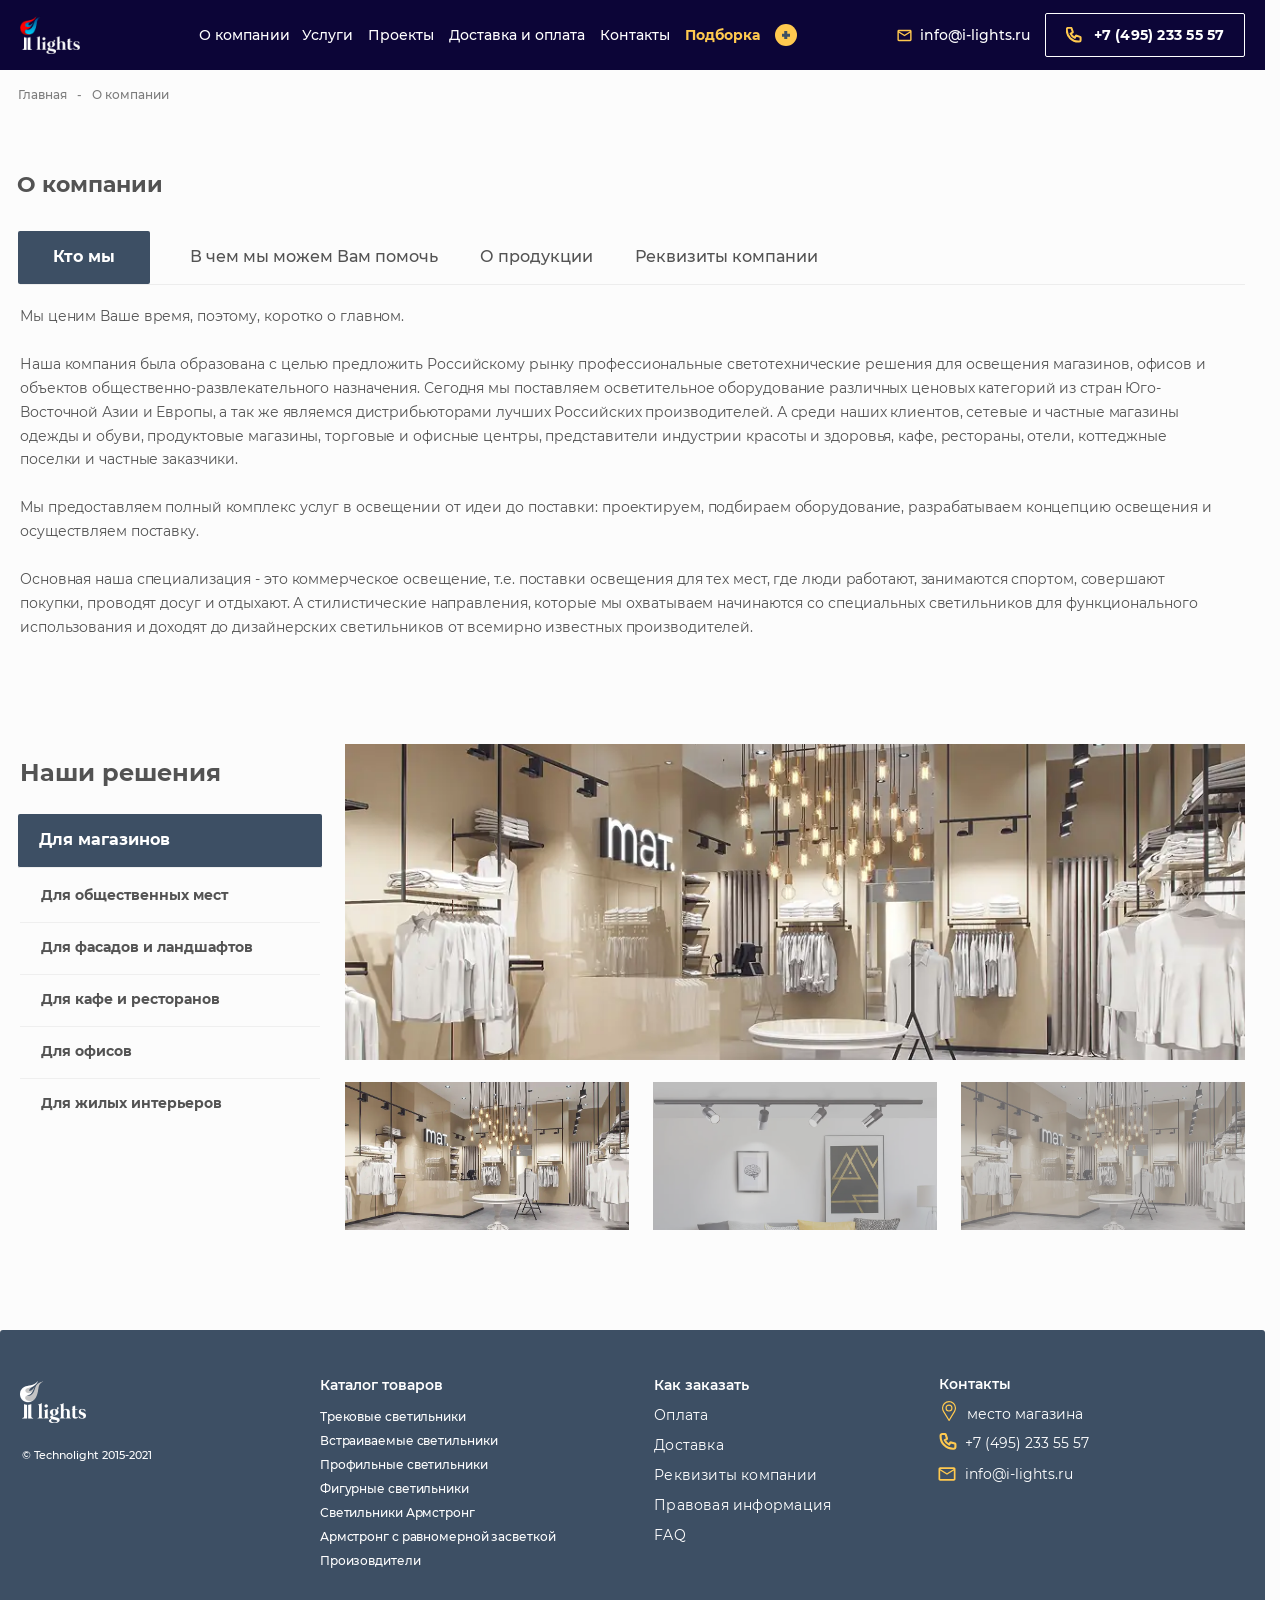
<file: about-company.html>
<!doctype html>
<html lang="ru">
  <head>
    <meta charset="UTF-8" />
    <meta name="viewport" content="width=device-width, initial-scale=1.0" />
    <meta
      name="description"
      content="I-LIGHTS - Ваш надежный партнер в сфере коммерческого освещения с многолетним опытом. Мы предлагаем профессиональные светотехнические решения для магазинов, офисов и развлекательных объектов. От проектирования до поставки, I-LIGHTS обеспечивает качественное освещение из лучших мировых и Российских брендов, улучшая атмосферу рабочих, торговых и предназначенных для отдыха пространств."
    />

    <link href="styles/main.min.css" rel="stylesheet" />
    <script src="scripts/main.js" type="module"></script>

    <title>I-LIGHTS - Эффективные решения | О компании</title>
  </head>
  <body>
    <header class="header header--mb">
      <div class="header__inner container">
        <a class="header__logo" href="index.html">
          <img
            class="logo"
            src="./images/logo.webp"
            alt="Логотип сайта I-LIGHTS - Эффективные решения"
            width="75"
            height="48"
          />
        </a>
        <nav class="header__menu">
          <ul class="header__menu-list">
            <li class="header__menu-item">
              <a
                class="header__menu-link header__menu-link current-link"
                href="about-company.html"
                >О&nbsp;компании</a
              >
            </li>
            <li class="header__menu-item">
              <a class="header__menu-link" href="company-services.html"
                >Услуги</a
              >
            </li>
            <li class="header__menu-item">
              <a class="header__menu-link" href="#">Проекты</a>
            </li>
            <li class="header__menu-item">
              <a class="header__menu-link" href="about-ordering.html"
                >Доставка и оплата</a
              >
            </li>
            <li class="header__menu-item">
              <a class="header__menu-link" href="#">Контакты</a>
            </li>
            <li class="header__menu-item link-icon">
              <a
                class="header__menu-link header__menu-link--big link-icon__inner"
                href="cart.html"
              >
                <span
                  class="link-icon__inner-label link-icon__inner-label--light-yellow"
                >
                  Подборка
                </span>
                <span
                  class="link-icon__inner-icon link-icon__inner-icon--hover-bg cross-button"
                >
                  <span class="cross-icon cross-icon--very-little"></span>
                </span>
              </a>
            </li>
          </ul>
        </nav>
        <address class="header__contacts">
          <ul class="header__contacts-list">
            <li class="header__contacts-item">
              <a class="header__email link-icon" href="mailto:info@i-lights.ru">
                <div class="header__email-inner link-icon__inner">
                  <svg
                    class="link-icon__inner-icon"
                    width="15"
                    height="13"
                    xmlns="http://www.w3.org/2000/svg"
                  >
                    <path
                      fill-rule="evenodd"
                      clip-rule="evenodd"
                      d="M14.58 2.25c0-.78-.63-1.42-1.41-1.42H1.83C1.05.83.42 1.47.42 2.25v8.5c0 .78.63 1.42 1.41 1.42h11.34c.78 0 1.41-.64 1.41-1.42v-8.5Zm-1.41 0L7.5 5.79 1.83 2.25h11.34Zm0 8.5H1.83V3.67L7.5 7.2l5.67-3.54v7.08Z"
                    />
                  </svg>
                  <span class="link-icon__inner-label">info@i-lights.ru</span>
                </div>
              </a>
            </li>
            <li class="header__contacts-item">
              <a
                class="header__tel link-icon button button--dark-blue button--little"
                href="tel:+74952335557"
              >
                <div class="header__tel-inner link-icon__inner">
                  <svg
                    class="link-icon__inner-icon link-icon__inner-icon--stroke"
                    width="16"
                    height="16"
                    xmlns="http://www.w3.org/2000/svg"
                  >
                    <g clip-path="url(#a2)">
                      <path
                        d="M.8 2.33A1.53 1.53 0 0 1 2.33.8h2.52a.77.77 0 0 1 .72.52l1.15 3.45a.77.77 0 0 1-.38.93l-1.73.86a8.47 8.47 0 0 0 4.23 4.23l.86-1.73a.77.77 0 0 1 .93-.38l3.45 1.15a.77.77 0 0 1 .52.72v2.52a1.53 1.53 0 0 1-1.53 1.53h-.77A11.5 11.5 0 0 1 .8 3.1v-.77Z"
                        stroke-width="2"
                        stroke-linecap="round"
                        stroke-linejoin="round"
                      />
                    </g>
                    <defs>
                      <clipPath id="a2"><path d="M0 0h16v16H0z" /></clipPath>
                    </defs>
                  </svg>
                  <span class="link-icon__inner-label">
                    +7 (495) 233 55 57
                  </span>
                </div>
              </a>
            </li>
          </ul>
        </address>
        <button
          class="header__burger-button burger-button reset-button visible-tablet"
          type="button"
          onclick="
            mobileOverlay.showModal();
            document.body.style.overflow = 'hidden';
          "
        >
          <span class="visually-hidden">Открыть навигационное меню</span>
        </button>
      </div>
    </header>
    <main class="content about-company">
      <nav
        class="breadcrumbs about-company__breadcrubms container"
        aria-label="Хлебные крошки"
      >
        <ol class="breadcrumbs-list">
          <li class="breadcrumbs-item">
            <a class="breadcrumbs-link" href="index.html"> Главная </a>
          </li>
          <li class="breadcrumbs-item">
            <a
              class="breadcrumbs-link"
              href="about-company.html"
              aria-current="page"
            >
              О компании
            </a>
          </li>
        </ol>
      </nav>
      <section class="about-company__information">
        <h1 class="about-company__information-heading container">О компании</h1>
        <div class="tabs container hidden-tablet-s-alt" data-js-tabs>
          <h2 class="visually-hidden" id="services-category-heading">
            Категории описания услуг
          </h2>
          <header class="tabs__header">
            <div
              class="tabs__buttons"
              role="tablist"
              aria-labelledby="services-category-heading"
            >
              <button
                class="tabs__button button reset-button is-active"
                id="tab-1"
                data-js-tabs-button
                tabindex="0"
                type="button"
                role="tab"
                aria-controls="tabpanel-1"
                aria-selected="true"
              >
                Кто мы
              </button>
              <button
                class="tabs__button reset-button"
                id="tab-2"
                data-js-tabs-button
                tabindex="-1"
                type="button"
                role="tab"
                aria-controls="tabpanel-2"
                aria-selected="false"
              >
                В чем мы можем Вам помочь
              </button>
              <button
                class="tabs__button reset-button"
                id="tab-3"
                data-js-tabs-button
                tabindex="-1"
                type="button"
                role="tab"
                aria-controls="tabpanel-3"
                aria-selected="false"
              >
                О продукции
              </button>
              <button
                class="tabs__button reset-button"
                id="tab-4"
                data-js-tabs-button
                tabindex="-1"
                type="button"
                role="tab"
                aria-controls="tabpanel-4"
                aria-selected="false"
              >
                Реквизиты компании
              </button>
            </div>
          </header>
          <div class="tabs__body tabs__body--with-padding">
            <div
              class="tabs__content cms-container is-active"
              id="tabpanel-1"
              data-js-tabs-content
              role="tabpanel"
              aria-labelledby="tab-1"
              tabindex="0"
            >
              <p>Мы ценим Ваше время, поэтому, коротко о главном.</p>
              <p>
                Наша компания была образована с целью предложить Российскому
                рынку профессиональные светотехнические решения для освещения
                магазинов, офисов и объектов общественно-развлекательного
                назначения. Сегодня мы поставляем осветительное оборудование
                различных ценовых категорий из стран Юго-Восточной Азии и
                Европы, а так же являемся дистрибьюторами лучших Российских
                производителей. А среди наших клиентов, сетевые и частные
                магазины одежды и обуви, продуктовые магазины, торговые и
                офисные центры, представители индустрии красоты и здоровья,
                кафе, рестораны, отели, коттеджные поселки и частные заказчики.
              </p>
              <p>
                Мы предоставляем полный комплекс услуг в освещении от идеи до
                поставки: проектируем, подбираем оборудование, разрабатываем
                концепцию освещения и осуществляем поставку.
              </p>
              <p>
                Основная наша специализация - это коммерческое освещение, т.е.
                поставки освещения для тех мест, где люди работают, занимаются
                спортом, совершают покупки, проводят досуг и отдыхают. А
                стилистические направления, которые мы охватываем начинаются со
                специальных светильников для функционального использования и
                доходят до дизайнерских светильников от всемирно известных
                производителей.
              </p>
            </div>
            <div
              class="tabs__content cms-container"
              id="tabpanel-2"
              data-js-tabs-content
              role="tabpanel"
              aria-labelledby="tab-2"
              tabindex="0"
            >
              Lorem ipsum, dolor sit amet consectetur adipisicing elit. Quod id
              esse, assumenda dolore aperiam amet fugit suscipit animi veritatis
              dignissimos blanditiis aspernatur consectetur minus iste, atque
              tempora. Dolor, soluta praesentium.
            </div>
            <div
              class="tabs__content cms-container"
              id="tabpanel-3"
              data-js-tabs-content
              role="tabpanel"
              aria-labelledby="tab-3"
              tabindex="0"
            >
              Lorem ipsum, dolor sit amet consectetur adipisicing elit. Quod id
              esse, assumenda dolore aperiam amet fugit suscipit animi veritatis
              dignissimos blanditiis aspernatur consectetur minus iste, atque
              tempora. Dolor, soluta praesentium. Lorem ipsum, dolor sit amet
              consectetur adipisicing elit. Quod id esse, assumenda dolore
              aperiam amet fugit suscipit animi veritatis dignissimos blanditiis
              aspernatur consectetur minus iste, atque tempora. Dolor, soluta
              praesentium.
            </div>
            <div
              class="tabs__content cms-container"
              id="tabpanel-4"
              data-js-tabs-content
              role="tabpanel"
              aria-labelledby="tab-4"
              tabindex="0"
            >
              Lorem ipsum, dolor sit amet consectetur adipisicing elit. Quod id
              esse, assumenda dolore aperiam amet fugit suscipit animi veritatis
              dignissimos blanditiis aspernatur consectetur minus iste, atque
              tempora. Dolor, soluta praesentium. Lorem ipsum, dolor sit amet
              consectetur adipisicing elit. Quod id esse, assumenda dolore
              aperiam amet fugit suscipit animi veritatis dignissimos blanditiis
              aspernatur consectetur minus iste, atque tempora. Dolor, soluta
              praesentium. Lorem ipsum, dolor sit amet consectetur adipisicing
              elit. Quod id esse, assumenda dolore aperiam amet fugit suscipit
              animi veritatis dignissimos blanditiis aspernatur consectetur
              minus iste, atque tempora. Dolor, soluta praesentium.
            </div>
          </div>
        </div>
        <div
          class="about-company__accordion-list container visible-tablet-s-alt"
        >
          <div class="accordion">
            <details class="accordion__details" name="service" open>
              <summary class="accordion__summary">
                <h3 class="accordion__heading">
                  <span role="term" aria-details="faq-1"> Кто мы </span>
                </h3>
                <svg
                  class="accordion__icon"
                  xmlns="http://www.w3.org/2000/svg"
                  width="11"
                  height="7"
                  fill="none"
                >
                  <path
                    fill="#FFC94F"
                    fill-rule="evenodd"
                    d="M5.5 0 11 5.5 9.5 7l-4-4-4 4L0 5.4 5.5 0Z"
                    clip-rule="evenodd"
                  />
                </svg>
              </summary>
            </details>
            <div class="accordion__content" id="faq-1" role="definition">
              <div class="accordion__content-inner">
                <div class="accordion__content-body">
                  <p>Мы ценим Ваше время, поэтому, коротко о главном.</p>
                  <p>
                    Наша компания была образована с целью предложить Российскому
                    рынку профессиональные светотехнические решения для
                    освещения магазинов, офисов и объектов
                    общественно-развлекательного назначения. Сегодня мы
                    поставляем осветительное оборудование различных ценовых
                    категорий из стран Юго-Восточной Азии и Европы, а так же
                    являемся дистрибьюторами лучших Российских производителей. А
                    среди наших клиентов, сетевые и частные магазины одежды и
                    обуви, продуктовые магазины, торговые и офисные центры,
                    представители индустрии красоты и здоровья, кафе, рестораны,
                    отели, коттеджные поселки и частные заказчики.
                  </p>
                  <p>
                    Мы предоставляем полный комплекс услуг в освещении от идеи
                    до поставки: проектируем, подбираем оборудование,
                    разрабатываем концепцию освещения и осуществляем поставку.
                  </p>
                  <p>
                    Основная наша специализация - это коммерческое освещение,
                    т.е. поставки освещения для тех мест, где люди работают,
                    занимаются спортом, совершают покупки, проводят досуг и
                    отдыхают. А стилистические направления, которые мы
                    охватываем начинаются со специальных светильников для
                    функционального использования и доходят до дизайнерских
                    светильников от всемирно известных производителей.
                  </p>
                </div>
              </div>
            </div>
          </div>
          <div class="accordion">
            <details class="accordion__details" name="service" open>
              <summary class="accordion__summary">
                <h3 class="accordion__heading">
                  <span role="term" aria-details="faq-2">
                    В чем мы можем Вам помочь
                  </span>
                </h3>
                <svg
                  class="accordion__icon"
                  xmlns="http://www.w3.org/2000/svg"
                  width="11"
                  height="7"
                  fill="none"
                >
                  <path
                    fill="#FFC94F"
                    fill-rule="evenodd"
                    d="M5.5 0 11 5.5 9.5 7l-4-4-4 4L0 5.4 5.5 0Z"
                    clip-rule="evenodd"
                  />
                </svg>
              </summary>
            </details>
            <div class="accordion__content" id="faq-2" role="definition">
              <div class="accordion__content-inner">
                <div class="accordion__content-body">
                  <p>Мы ценим Ваше время, поэтому, коротко о главном.</p>
                  <p>
                    Наша компания была образована с целью предложить Российскому
                    рынку профессиональные светотехнические решения для
                    освещения магазинов, офисов и объектов
                    общественно-развлекательного назначения. Сегодня мы
                    поставляем осветительное оборудование различных ценовых
                    категорий из стран Юго-Восточной Азии и Европы, а так же
                    являемся дистрибьюторами лучших Российских производителей. А
                    среди наших клиентов, сетевые и частные магазины одежды и
                    обуви, продуктовые магазины, торговые и офисные центры,
                    представители индустрии красоты и здоровья, кафе, рестораны,
                    отели, коттеджные поселки и частные заказчики.
                  </p>
                  <p>
                    Мы предоставляем полный комплекс услуг в освещении от идеи
                    до поставки: проектируем, подбираем оборудование,
                    разрабатываем концепцию освещения и осуществляем поставку.
                  </p>
                  <p>
                    Основная наша специализация - это коммерческое освещение,
                    т.е. поставки освещения для тех мест, где люди работают,
                    занимаются спортом, совершают покупки, проводят досуг и
                    отдыхают. А стилистические направления, которые мы
                    охватываем начинаются со специальных светильников для
                    функционального использования и доходят до дизайнерских
                    светильников от всемирно известных производителей.
                  </p>
                </div>
              </div>
            </div>
          </div>
          <div class="accordion">
            <details class="accordion__details" name="service" open>
              <summary class="accordion__summary">
                <h3 class="accordion__heading">
                  <span role="term" aria-details="faq-3"> О продукции </span>
                </h3>
                <svg
                  class="accordion__icon"
                  xmlns="http://www.w3.org/2000/svg"
                  width="11"
                  height="7"
                  fill="none"
                >
                  <path
                    fill="#FFC94F"
                    fill-rule="evenodd"
                    d="M5.5 0 11 5.5 9.5 7l-4-4-4 4L0 5.4 5.5 0Z"
                    clip-rule="evenodd"
                  />
                </svg>
              </summary>
            </details>
            <div class="accordion__content" id="faq-3" role="definition">
              <div class="accordion__content-inner">
                <div class="accordion__content-body">
                  <p>Мы ценим Ваше время, поэтому, коротко о главном.</p>
                  <p>
                    Наша компания была образована с целью предложить Российскому
                    рынку профессиональные светотехнические решения для
                    освещения магазинов, офисов и объектов
                    общественно-развлекательного назначения. Сегодня мы
                    поставляем осветительное оборудование различных ценовых
                    категорий из стран Юго-Восточной Азии и Европы, а так же
                    являемся дистрибьюторами лучших Российских производителей. А
                    среди наших клиентов, сетевые и частные магазины одежды и
                    обуви, продуктовые магазины, торговые и офисные центры,
                    представители индустрии красоты и здоровья, кафе, рестораны,
                    отели, коттеджные поселки и частные заказчики.
                  </p>
                  <p>
                    Мы предоставляем полный комплекс услуг в освещении от идеи
                    до поставки: проектируем, подбираем оборудование,
                    разрабатываем концепцию освещения и осуществляем поставку.
                  </p>
                  <p>
                    Основная наша специализация - это коммерческое освещение,
                    т.е. поставки освещения для тех мест, где люди работают,
                    занимаются спортом, совершают покупки, проводят досуг и
                    отдыхают. А стилистические направления, которые мы
                    охватываем начинаются со специальных светильников для
                    функционального использования и доходят до дизайнерских
                    светильников от всемирно известных производителей.
                  </p>
                </div>
              </div>
            </div>
          </div>
          <div class="accordion">
            <details class="accordion__details" name="service" open>
              <summary class="accordion__summary">
                <h3 class="accordion__heading">
                  <span role="term" aria-details="faq-4">
                    Реквизиты компании
                  </span>
                </h3>
                <svg
                  class="accordion__icon"
                  xmlns="http://www.w3.org/2000/svg"
                  width="11"
                  height="7"
                  fill="none"
                >
                  <path
                    fill="#FFC94F"
                    fill-rule="evenodd"
                    d="M5.5 0 11 5.5 9.5 7l-4-4-4 4L0 5.4 5.5 0Z"
                    clip-rule="evenodd"
                  />
                </svg>
              </summary>
            </details>
            <div class="accordion__content" id="faq-4" role="definition">
              <div class="accordion__content-inner">
                <div class="accordion__content-body">
                  <p>Мы ценим Ваше время, поэтому, коротко о главном.</p>
                  <p>
                    Наша компания была образована с целью предложить Российскому
                    рынку профессиональные светотехнические решения для
                    освещения магазинов, офисов и объектов
                    общественно-развлекательного назначения. Сегодня мы
                    поставляем осветительное оборудование различных ценовых
                    категорий из стран Юго-Восточной Азии и Европы, а так же
                    являемся дистрибьюторами лучших Российских производителей. А
                    среди наших клиентов, сетевые и частные магазины одежды и
                    обуви, продуктовые магазины, торговые и офисные центры,
                    представители индустрии красоты и здоровья, кафе, рестораны,
                    отели, коттеджные поселки и частные заказчики.
                  </p>
                  <p>
                    Мы предоставляем полный комплекс услуг в освещении от идеи
                    до поставки: проектируем, подбираем оборудование,
                    разрабатываем концепцию освещения и осуществляем поставку.
                  </p>
                  <p>
                    Основная наша специализация - это коммерческое освещение,
                    т.е. поставки освещения для тех мест, где люди работают,
                    занимаются спортом, совершают покупки, проводят досуг и
                    отдыхают. А стилистические направления, которые мы
                    охватываем начинаются со специальных светильников для
                    функционального использования и доходят до дизайнерских
                    светильников от всемирно известных производителей.
                  </p>
                </div>
              </div>
            </div>
          </div>
        </div>
      </section>
      <section
        class="about-company__examples examples tabs tabs--vertical container"
        data-js-tabs
      >
        <h2 class="examples__main-heading" id="company-examples">
          Наши решения
        </h2>
        <header class="examples__header tabs__header hidden-tablet-s-alt">
          <div
            class="tabs__buttons"
            data-js-tabs-buttons-container
            role="tablist"
            aria-orientation="vertical"
            aria-labelledby="company-examples"
          >
            <button
              class="tabs__button button reset-button is-active"
              id="tab-1-1"
              data-js-tabs-button
              type="button"
              role="tab"
              aria-controls="gallery"
              aria-selected="true"
            >
              Для магазинов
            </button>
            <button
              class="tabs__button reset-button"
              id="tab-2-2"
              data-js-tabs-button
              tabindex="-1"
              type="button"
              role="tab"
              aria-controls="gallery"
              aria-selected="false"
            >
              Для общественных мест
            </button>
            <button
              class="tabs__button reset-button"
              id="tab-3-3"
              data-js-tabs-button
              tabindex="-1"
              type="button"
              role="tab"
              aria-controls="gallery"
              aria-selected="false"
            >
              Для фасадов и ландшафтов
            </button>
            <button
              class="tabs__button reset-button"
              id="tab-4-4"
              data-js-tabs-button
              tabindex="-1"
              type="button"
              role="tab"
              aria-controls="gallery"
              aria-selected="false"
            >
              Для кафе и ресторанов
            </button>
            <button
              class="tabs__button reset-button"
              id="tab-5-5"
              data-js-tabs-button
              tabindex="-1"
              type="button"
              role="tab"
              aria-controls="gallery"
              aria-selected="false"
            >
              Для офисов
            </button>
            <button
              class="tabs__button reset-button"
              id="tab-6-6"
              data-js-tabs-button
              tabindex="-1"
              type="button"
              role="tab"
              aria-controls="gallery"
              aria-selected="false"
            >
              Для жилых интерьеров
            </button>
          </div>
        </header>
        <div class="examples__body tabs__body hidden-tablet-s-alt">
          <div
            class="tabs__content is-active"
            data-js-tabs-content
            role="tabpanel"
            aria-labelledby="tab-1-1"
            aria-describedby="examples-gallery"
            tabindex="0"
          >
            <div id="gallery" class="gallery" data-js-tabs-gallery>
              <span
                id="examples-gallery"
                class="visually-hidden"
                data-js-tabs-gallery-heading
              >
                Галерея наших работ
              </span>
              <div class="gallery__image-container">
                <img
                  class="gallery__image"
                  data-js-tabs-gallery-image-main
                  src="images/about-company/gallery-1.webp"
                  alt="Изображение магазина 1 с осветительными приборами от i-lights"
                  aria-live="polite"
                  width="953"
                  height="316"
                />
              </div>
              <div
                class="gallery__thumbnails"
                role="group"
                aria-label="Миниатюры"
              >
                <button
                  class="gallery__button reset-button is-active"
                  aria-pressed="true"
                  data-js-tabs-gallery-image-button
                >
                  <img
                    class="gallery__thumbnail"
                    data-js-tabs-gallery-image
                    src="images/about-company/gallery-1.webp"
                    alt="Миниатюра магазина 1 с осветительными приборами от i-lights"
                    loading="lazy"
                  />
                </button>
                <button
                  class="gallery__button reset-button"
                  aria-pressed="false"
                  data-js-tabs-gallery-image-button
                >
                  <img
                    class="gallery__thumbnail"
                    data-js-tabs-gallery-image
                    src="images/about-company/gallery-2.webp"
                    alt="Миниатюра магазина 2 с осветительными приборами от i-lights"
                    loading="lazy"
                  />
                </button>
                <button
                  class="gallery__button reset-button"
                  data-js-tabs-gallery-image-button
                  aria-pressed="false"
                >
                  <img
                    class="gallery__thumbnail"
                    data-js-tabs-gallery-image
                    src="images/about-company/gallery-1.webp"
                    alt="Миниатюра магазина 3 с осветительными приборами от i-lights"
                    loading="lazy"
                  />
                </button>
              </div>
            </div>
          </div>
        </div>
        <ul class="examples__list visible-tablet-s-alt">
          <li>
            <h3 class="examples__heading">Для общественных мест</h3>
            <div class="gallery" data-js-gallery>
              <div class="gallery__image-container">
                <img
                  class="gallery__image"
                  data-js-gallery-image
                  src="images/about-company/gallery-1.webp"
                  alt="Магазин 1 с осветительными приборами от i-lights"
                  aria-live="polite"
                  width="953"
                  height="316"
                />
              </div>
              <div
                class="gallery__thumbnails"
                role="group"
                aria-label="Миниатюры"
              >
                <button
                  class="gallery__button reset-button is-active"
                  data-js-gallery-button
                  aria-pressed="true"
                  aria-label="Показать фото магазина 1 с осветительными приборами от i-lights"
                  data-js-gallery-image-src="images/about-company/gallery-1.webp"
                  data-js-gallery-image-alt="Магазин 1 с осветительными приборами от i-lights"
                >
                  <img
                    class="gallery__thumbnail"
                    src="images/about-company/gallery-1.webp"
                    alt="Миниатюра магазина 1 с осветительными приборами от i-lights"
                    loading="lazy"
                  />
                </button>
                <button
                  class="gallery__button reset-button"
                  data-js-gallery-button
                  aria-pressed="false"
                  aria-label="Показать фото магазина 2 с осветительными приборами от i-lights"
                  data-js-gallery-image-src="images/about-company/gallery-2.webp"
                  data-js-gallery-image-alt="Магазин 2 с осветительными приборами от i-lights"
                >
                  <img
                    class="gallery__thumbnail"
                    src="images/about-company/gallery-2.webp"
                    alt="Миниатюра магазина 2 с осветительными приборами от i-lights"
                    loading="lazy"
                  />
                </button>
                <button
                  class="gallery__button reset-button"
                  data-js-gallery-button
                  aria-pressed="false"
                  aria-label="Показать фото магазина 3 с осветительными приборами от i-lights"
                  data-js-gallery-image-src="images/about-company/gallery-1.webp"
                  data-js-gallery-image-alt="Магазин 3 с осветительными приборами от i-lights"
                >
                  <img
                    class="gallery__thumbnail"
                    src="images/about-company/gallery-1.webp"
                    alt="Миниатюра магазина 3 с осветительными приборами от i-lights"
                    loading="lazy"
                  />
                </button>
              </div>
            </div>
          </li>
          <li>
            <h3 class="examples__heading">Для фасадов и ландшафтов</h3>
            <div class="gallery" data-js-gallery>
              <div class="gallery__image-container">
                <img
                  class="gallery__image"
                  data-js-gallery-image
                  src="images/about-company/gallery-1.webp"
                  alt="Магазин 1 с осветительными приборами от i-lights"
                  aria-live="polite"
                  width="953"
                  height="316"
                />
              </div>
              <div
                class="gallery__thumbnails"
                role="group"
                aria-label="Миниатюры"
              >
                <button
                  class="gallery__button reset-button is-active"
                  data-js-gallery-button
                  aria-pressed="true"
                  aria-label="Показать фото магазина 1 с осветительными приборами от i-lights"
                  data-js-gallery-image-src="images/about-company/gallery-1.webp"
                  data-js-gallery-image-alt="Магазин 1 с осветительными приборами от i-lights"
                >
                  <img
                    class="gallery__thumbnail"
                    src="images/about-company/gallery-1.webp"
                    alt="Миниатюра магазина 1 с осветительными приборами от i-lights"
                    loading="lazy"
                  />
                </button>
                <button
                  class="gallery__button reset-button"
                  data-js-gallery-button
                  aria-pressed="false"
                  aria-label="Показать фото магазина 2 с осветительными приборами от i-lights"
                  data-js-gallery-image-src="images/about-company/gallery-2.webp"
                  data-js-gallery-image-alt="Магазин 2 с осветительными приборами от i-lights"
                >
                  <img
                    class="gallery__thumbnail"
                    src="images/about-company/gallery-2.webp"
                    alt="Миниатюра магазина 2 с осветительными приборами от i-lights"
                    loading="lazy"
                  />
                </button>
                <button
                  class="gallery__button reset-button"
                  data-js-gallery-button
                  aria-pressed="false"
                  aria-label="Показать фото магазина 3 с осветительными приборами от i-lights"
                  data-js-gallery-image-src="images/about-company/gallery-1.webp"
                  data-js-gallery-image-alt="Магазин 3 с осветительными приборами от i-lights"
                >
                  <img
                    class="gallery__thumbnail"
                    src="images/about-company/gallery-1.webp"
                    alt="Миниатюра магазина 3 с осветительными приборами от i-lights"
                    loading="lazy"
                  />
                </button>
              </div>
            </div>
          </li>
          <li>
            <h3 class="examples__heading">Для кафе и ресторанов</h3>
            <div class="gallery" data-js-gallery>
              <div class="gallery__image-container">
                <img
                  class="gallery__image"
                  data-js-gallery-image
                  src="images/about-company/gallery-1.webp"
                  alt="Магазин 1 с осветительными приборами от i-lights"
                  aria-live="polite"
                  width="953"
                  height="316"
                />
              </div>
              <div
                class="gallery__thumbnails"
                role="group"
                aria-label="Миниатюры"
              >
                <button
                  class="gallery__button reset-button is-active"
                  data-js-gallery-button
                  aria-pressed="true"
                  aria-label="Показать фото магазина 1 с осветительными приборами от i-lights"
                  data-js-gallery-image-src="images/about-company/gallery-1.webp"
                  data-js-gallery-image-alt="Магазин 1 с осветительными приборами от i-lights"
                >
                  <img
                    class="gallery__thumbnail"
                    src="images/about-company/gallery-1.webp"
                    alt="Миниатюра магазина 1 с осветительными приборами от i-lights"
                    loading="lazy"
                  />
                </button>
                <button
                  class="gallery__button reset-button"
                  data-js-gallery-button
                  aria-pressed="false"
                  aria-label="Показать фото магазина 2 с осветительными приборами от i-lights"
                  data-js-gallery-image-src="images/about-company/gallery-2.webp"
                  data-js-gallery-image-alt="Магазин 2 с осветительными приборами от i-lights"
                >
                  <img
                    class="gallery__thumbnail"
                    src="images/about-company/gallery-2.webp"
                    alt="Миниатюра магазина 2 с осветительными приборами от i-lights"
                    loading="lazy"
                  />
                </button>
                <button
                  class="gallery__button reset-button"
                  data-js-gallery-button
                  aria-pressed="false"
                  aria-label="Показать фото магазина 3 с осветительными приборами от i-lights"
                  data-js-gallery-image-src="images/about-company/gallery-1.webp"
                  data-js-gallery-image-alt="Магазин 3 с осветительными приборами от i-lights"
                >
                  <img
                    class="gallery__thumbnail"
                    src="images/about-company/gallery-1.webp"
                    alt="Миниатюра магазина 3 с осветительными приборами от i-lights"
                    loading="lazy"
                  />
                </button>
              </div>
            </div>
          </li>
          <li>
            <h3 class="examples__heading">Для офисов</h3>
            <div class="gallery" data-js-gallery>
              <div class="gallery__image-container">
                <img
                  class="gallery__image"
                  data-js-gallery-image
                  src="images/about-company/gallery-1.webp"
                  alt="Магазин 1 с осветительными приборами от i-lights"
                  aria-live="polite"
                  width="953"
                  height="316"
                />
              </div>
              <div
                class="gallery__thumbnails"
                role="group"
                aria-label="Миниатюры"
              >
                <button
                  class="gallery__button reset-button is-active"
                  data-js-gallery-button
                  aria-pressed="true"
                  aria-label="Показать фото магазина 1 с осветительными приборами от i-lights"
                  data-js-gallery-image-src="images/about-company/gallery-1.webp"
                  data-js-gallery-image-alt="Магазин 1 с осветительными приборами от i-lights"
                >
                  <img
                    class="gallery__thumbnail"
                    src="images/about-company/gallery-1.webp"
                    alt="Миниатюра магазина 1 с осветительными приборами от i-lights"
                    loading="lazy"
                  />
                </button>
                <button
                  class="gallery__button reset-button"
                  data-js-gallery-button
                  aria-pressed="false"
                  aria-label="Показать фото магазина 2 с осветительными приборами от i-lights"
                  data-js-gallery-image-src="images/about-company/gallery-2.webp"
                  data-js-gallery-image-alt="Магазин 2 с осветительными приборами от i-lights"
                >
                  <img
                    class="gallery__thumbnail"
                    src="images/about-company/gallery-2.webp"
                    alt="Миниатюра магазина 2 с осветительными приборами от i-lights"
                    loading="lazy"
                  />
                </button>
                <button
                  class="gallery__button reset-button"
                  data-js-gallery-button
                  aria-pressed="false"
                  aria-label="Показать фото магазина 3 с осветительными приборами от i-lights"
                  data-js-gallery-image-src="images/about-company/gallery-1.webp"
                  data-js-gallery-image-alt="Магазин 3 с осветительными приборами от i-lights"
                >
                  <img
                    class="gallery__thumbnail"
                    src="images/about-company/gallery-1.webp"
                    alt="Миниатюра магазина 3 с осветительными приборами от i-lights"
                    loading="lazy"
                  />
                </button>
              </div>
            </div>
          </li>
          <li>
            <h3 class="examples__heading">Для жилых интерьеров</h3>
            <div class="gallery" data-js-gallery>
              <div class="gallery__image-container">
                <img
                  class="gallery__image"
                  data-js-gallery-image
                  src="images/about-company/gallery-1.webp"
                  alt="Магазин 1 с осветительными приборами от i-lights"
                  aria-live="polite"
                  width="953"
                  height="316"
                />
              </div>
              <div
                class="gallery__thumbnails"
                role="group"
                aria-label="Миниатюры"
              >
                <button
                  class="gallery__button reset-button is-active"
                  data-js-gallery-button
                  aria-pressed="true"
                  aria-label="Показать фото магазина 1 с осветительными приборами от i-lights"
                  data-js-gallery-image-src="images/about-company/gallery-1.webp"
                  data-js-gallery-image-alt="Магазин 1 с осветительными приборами от i-lights"
                >
                  <img
                    class="gallery__thumbnail"
                    src="images/about-company/gallery-1.webp"
                    alt="Миниатюра магазина 1 с осветительными приборами от i-lights"
                    loading="lazy"
                  />
                </button>
                <button
                  class="gallery__button reset-button"
                  data-js-gallery-button
                  aria-pressed="false"
                  aria-label="Показать фото магазина 2 с осветительными приборами от i-lights"
                  data-js-gallery-image-src="images/about-company/gallery-2.webp"
                  data-js-gallery-image-alt="Магазин 2 с осветительными приборами от i-lights"
                >
                  <img
                    class="gallery__thumbnail"
                    src="images/about-company/gallery-2.webp"
                    alt="Миниатюра магазина 2 с осветительными приборами от i-lights"
                    loading="lazy"
                  />
                </button>
                <button
                  class="gallery__button reset-button"
                  data-js-gallery-button
                  aria-pressed="false"
                  aria-label="Показать фото магазина 3 с осветительными приборами от i-lights"
                  data-js-gallery-image-src="images/about-company/gallery-1.webp"
                  data-js-gallery-image-alt="Магазин 3 с осветительными приборами от i-lights"
                >
                  <img
                    class="gallery__thumbnail"
                    src="images/about-company/gallery-1.webp"
                    alt="Миниатюра магазина 3 с осветительными приборами от i-lights"
                    loading="lazy"
                  />
                </button>
              </div>
            </div>
          </li>
        </ul>
      </section>
    </main>
    <footer class="footer">
      <div class="footer__inner container">
        <a class="footer__logo" href="index.html">
          <img
            class="logo footer__logo-image"
            src="./images/logo-white.webp"
            alt="Логотип сайта I-LIGHTS - Эффективные решения"
            width="66"
            height="42"
            loading="lazy"
          />
        </a>
        <p class="footer__copyright">
          ©&nbsp;Technolight
          <time datetime="2015-01-01">2015</time>-<time datetime="2021-12-31"
            >2021</time
          >
        </p>
        <dl class="footer__navigation">
          <div class="footer__navigation-block footer__catalog">
            <dt class="footer__navigation-title footer__catalog-title">
              <a class="footer__navigation-link" href="#"> Каталог товаров </a>
            </dt>
            <dd
              class="footer__navigation-description footer__catalog-description"
            >
              <ul class="footer__navigation-list footer__catalog-list">
                <li class="footer__navigation-item">
                  <a class="footer__navigation-link" href="#">
                    Трековые светильники
                  </a>
                </li>
                <li class="footer__navigation-item">
                  <a class="footer__navigation-link" href="#">
                    Встраиваемые светильники
                  </a>
                </li>
                <li class="footer__navigation-item">
                  <a class="footer__navigation-link" href="#">
                    Профильные светильники
                  </a>
                </li>
                <li class="footer__navigation-item">
                  <a class="footer__navigation-link" href="#">
                    Фигурные светильники
                  </a>
                </li>
                <li class="footer__navigation-item">
                  <a class="footer__navigation-link" href="#">
                    Светильники Армстронг
                  </a>
                </li>
                <li class="footer__navigation-item">
                  <a class="footer__navigation-link" href="#">
                    Армстронг с равномерной засветкой
                  </a>
                </li>
                <li class="footer__navigation-item">
                  <a class="footer__navigation-link" href="#">
                    Произовдители
                  </a>
                </li>
              </ul>
            </dd>
          </div>
          <div class="footer__navigation-block footer__ordering">
            <dt class="footer__navigation-title footer__ordering-title">
              <a class="footer__navigation-link" href="#"> Как заказать </a>
            </dt>
            <dd
              class="footer__navigation-description footer__navigation-description"
            >
              <ul class="footer__navigation-list footer__ordering-list">
                <li class="footer__navigation-item">
                  <a class="footer__navigation-link" href="#"> Оплата </a>
                </li>
                <li class="footer__navigation-item">
                  <a class="footer__navigation-link" href="#"> Доставка </a>
                </li>
                <li class="footer__navigation-item">
                  <a class="footer__navigation-link" href="#">
                    Реквизиты компании
                  </a>
                </li>
                <li class="footer__navigation-item">
                  <a class="footer__navigation-link" href="#">
                    Правовая информация
                  </a>
                </li>
                <li class="footer__navigation-item">
                  <a class="footer__navigation-link" href="#"> FAQ </a>
                </li>
              </ul>
            </dd>
          </div>
          <div class="footer__navigation-block footer__contacts">
            <dt class="footer__navigation-title footer__contacts-title">
              <a class="footer__navigation-link" href="#"> Контакты </a>
            </dt>
            <dd
              class="footer__navigation-description footer__contacts-description"
            >
              <address class="footer__address">
                <ul class="footer__navigation-list footer__contacts-list">
                  <li class="footer__navigation-item">
                    <a
                      class="footer__address-link footer__address-link--place link-icon"
                      href="#"
                    >
                      <div class="link-icon__inner">
                        <svg
                          class="footer__address-icon footer__address-icon--place link-icon__inner-icon link-icon__inner-icon--light-orange"
                          width="20"
                          height="20"
                          xmlns="http://www.w3.org/2000/svg"
                        >
                          <path
                            d="M10 0a7.04 7.04 0 0 0-7.031 7.031c0 1.31.363 2.589 1.05 3.698l5.58 8.994a.586.586 0 0 0 .499.277h.004a.586.586 0 0 0 .498-.285l5.44-9.081a7.023 7.023 0 0 0 .991-3.603A7.04 7.04 0 0 0 10 0Zm5.034 10.032-4.945 8.256-5.075-8.177a5.852 5.852 0 0 1-.881-3.08A5.88 5.88 0 0 1 10 1.164c3.23 0 5.863 2.636 5.863 5.867 0 1.06-.29 2.097-.83 3.001Z"
                            fill="#F3A800"
                          />
                          <path
                            d="M10 3.516A3.52 3.52 0 0 0 6.484 7.03 3.511 3.511 0 0 0 10 10.547a3.509 3.509 0 0 0 3.516-3.516A3.52 3.52 0 0 0 10 3.516Zm0 5.867A2.353 2.353 0 0 1 7.648 7.03 2.36 2.36 0 0 1 10 4.68a2.357 2.357 0 0 1 2.348 2.351A2.349 2.349 0 0 1 10 9.383Z"
                          />
                        </svg>
                        <span class="link-icon__inner-label">
                          Место магазина
                        </span>
                      </div>
                    </a>
                  </li>
                  <li class="footer__navigation-item">
                    <a
                      class="footer__address-link footer__address-link--tel link-icon"
                      href="tel:+74952335557"
                    >
                      <div class="link-icon__inner">
                        <svg
                          class="link-icon__inner-icon footer__address-icon footer__address-icon--tel link-icon__inner-icon--stroke link-icon__inner-icon--light-orange"
                          width="18"
                          height="18"
                          viewBox="0 0 16 17"
                          xmlns="http://www.w3.org/2000/svg"
                        >
                          <path
                            d="M1 3.43975C1 3.03091 1.16389 2.6388 1.45561 2.34971C1.74733 2.0606 2.143 1.89819 2.55556 1.89819H5.10667C5.26984 1.89831 5.42884 1.94929 5.56117 2.04391C5.69349 2.13852 5.79244 2.27199 5.844 2.42541L7.00911 5.88852C7.06814 6.06452 7.06116 6.25571 6.98944 6.42702C6.91773 6.59833 6.78608 6.73827 6.61867 6.82116L4.86322 7.69214C5.72369 9.57942 7.24902 11.091 9.15344 11.9438L10.0323 10.2041C10.116 10.0382 10.2572 9.90773 10.4301 9.83663C10.6029 9.76561 10.7959 9.75869 10.9734 9.81716L14.468 10.9718C14.6229 11.023 14.7577 11.1211 14.8532 11.2524C14.9487 11.3837 15 11.5414 15 11.7033V14.2306C15 14.6395 14.8361 15.0316 14.5444 15.3207C14.2527 15.6098 13.857 15.7722 13.4444 15.7722H12.6667C6.22356 15.7722 1 10.5956 1 4.21053V3.43975Z"
                            stroke="#F3A800"
                            stroke-width="2"
                            stroke-linecap="round"
                            stroke-linejoin="round"
                          />
                        </svg>
                        <span class="link-icon__inner-label">
                          +7 (495) 233 55 57
                        </span>
                      </div>
                    </a>
                  </li>
                  <li class="footer__navigation-item">
                    <a
                      class="footer__address-link footer__address-link--mail link-icon"
                      href="mailto:info@i-lights.ru"
                    >
                      <div class="link-icon__inner">
                        <svg
                          class="link-icon__inner-icon footer__address-icon footer__address-icon--mail"
                          viewBox="0 0 15 13"
                          width="18"
                          height="16"
                          xmlns="http://www.w3.org/2000/svg"
                        >
                          <path
                            fill-rule="evenodd"
                            clip-rule="evenodd"
                            d="M14.58 2.25c0-.78-.63-1.42-1.41-1.42H1.83C1.05.83.42 1.47.42 2.25v8.5c0 .78.63 1.42 1.41 1.42h11.34c.78 0 1.41-.64 1.41-1.42v-8.5Zm-1.41 0L7.5 5.79 1.83 2.25h11.34Zm0 8.5H1.83V3.67L7.5 7.2l5.67-3.54v7.08Z"
                          />
                        </svg>
                        <span class="link-icon__inner-label">
                          info@i-lights.ru
                        </span>
                      </div>
                    </a>
                  </li>
                </ul>
              </address>
            </dd>
          </div>
        </dl>
      </div>
    </footer>
    <dialog class="mobile-overlay visible-tablet" id="mobileOverlay">
      <form class="mobile-overlay__close-button-wrapper" method="dialog">
        <button
          class="mobile-overlay__close-button cross-button cross-button--rotated reset-button"
          type="submit"
          onclick="document.body.style.overflow = 'auto'"
        >
          <span class="cross-icon cross-icon--big"></span>
          <span class="visually-hidden"> Закрыть навигационное меню </span>
        </button>
      </form>
      <div class="mobile-overlay__body">
        <ul class="mobile-overlay__list">
          <li class="mobile-overlay__item">
            <a class="mobile-overlay__link current-link" href="#">
              О&nbsp;компании
            </a>
          </li>
          <li class="mobile-overlay__item">
            <a class="mobile-overlay__link" href="#">Услуги</a>
          </li>
          <li class="mobile-overlay__item">
            <a class="mobile-overlay__link" href="#">Проекты</a>
          </li>
          <li class="mobile-overlay__item">
            <a class="mobile-overlay__link" href="#">Доставка и оплата</a>
          </li>
          <li class="mobile-overlay__item">
            <a class="mobile-overlay__link" href="#">Контакты</a>
          </li>
          <li
            class="mobile-overlay__item mobile-overlay__item--relative-left link-icon"
          >
            <a
              class="mobile-overlay__link link-icon__inner mobile-overlay__link--big"
              href="#"
            >
              <span
                class="link-icon__inner-label link-icon__inner-label--light-yellow"
              >
                Подборка
              </span>
              <span
                class="mobile-overlay__link-icon link-icon__inner-icon link-icon__inner-icon--hover-bg cross-button"
              >
                <span class="cross-icon cross-icon--very-little"></span>
              </span>
            </a>
          </li>
        </ul>
        <address class="mobile-overlay__contacts visible-mobile">
          <ul class="mobile-overlay__contacts-list">
            <li class="mobile-overlay__contacts-item">
              <a
                class="mobile-overlay__email link-icon"
                href="mailto:info@i-lights.ru"
              >
                <div class="mobile-overlay__email-inner link-icon__inner">
                  <svg
                    class="link-icon__inner-icon"
                    width="15"
                    height="13"
                    xmlns="http://www.w3.org/2000/svg"
                  >
                    <path
                      fill-rule="evenodd"
                      clip-rule="evenodd"
                      d="M14.58 2.25c0-.78-.63-1.42-1.41-1.42H1.83C1.05.83.42 1.47.42 2.25v8.5c0 .78.63 1.42 1.41 1.42h11.34c.78 0 1.41-.64 1.41-1.42v-8.5Zm-1.41 0L7.5 5.79 1.83 2.25h11.34Zm0 8.5H1.83V3.67L7.5 7.2l5.67-3.54v7.08Z"
                    />
                  </svg>
                  <span class="link-icon__inner-label">info@i-lights.ru</span>
                </div>
              </a>
            </li>
            <li class="mobile-overlay__contacts-item">
              <a
                class="mobile-overlay__tel link-icon button button--little button--little-pd button--dark-blue"
                href="tel:+74952335557"
              >
                <div class="mobile-overlay__tel-inner link-icon__inner">
                  <svg
                    class="link-icon__inner-icon link-icon__inner-icon--stroke"
                    width="16"
                    height="16"
                    xmlns="http://www.w3.org/2000/svg"
                  >
                    <g clip-path="url(#a)">
                      <path
                        d="M.8 2.33A1.53 1.53 0 0 1 2.33.8h2.52a.77.77 0 0 1 .72.52l1.15 3.45a.77.77 0 0 1-.38.93l-1.73.86a8.47 8.47 0 0 0 4.23 4.23l.86-1.73a.77.77 0 0 1 .93-.38l3.45 1.15a.77.77 0 0 1 .52.72v2.52a1.53 1.53 0 0 1-1.53 1.53h-.77A11.5 11.5 0 0 1 .8 3.1v-.77Z"
                        stroke-width="2"
                        stroke-linecap="round"
                        stroke-linejoin="round"
                      />
                    </g>
                    <defs>
                      <clipPath id="a"><path d="M0 0h16v16H0z" /></clipPath>
                    </defs>
                  </svg>
                  <span class="link-icon__inner-label">
                    +7 (495) 233 55 57
                  </span>
                </div>
              </a>
            </li>
          </ul>
        </address>
      </div>
    </dialog>
  </body>
</html>
</file>
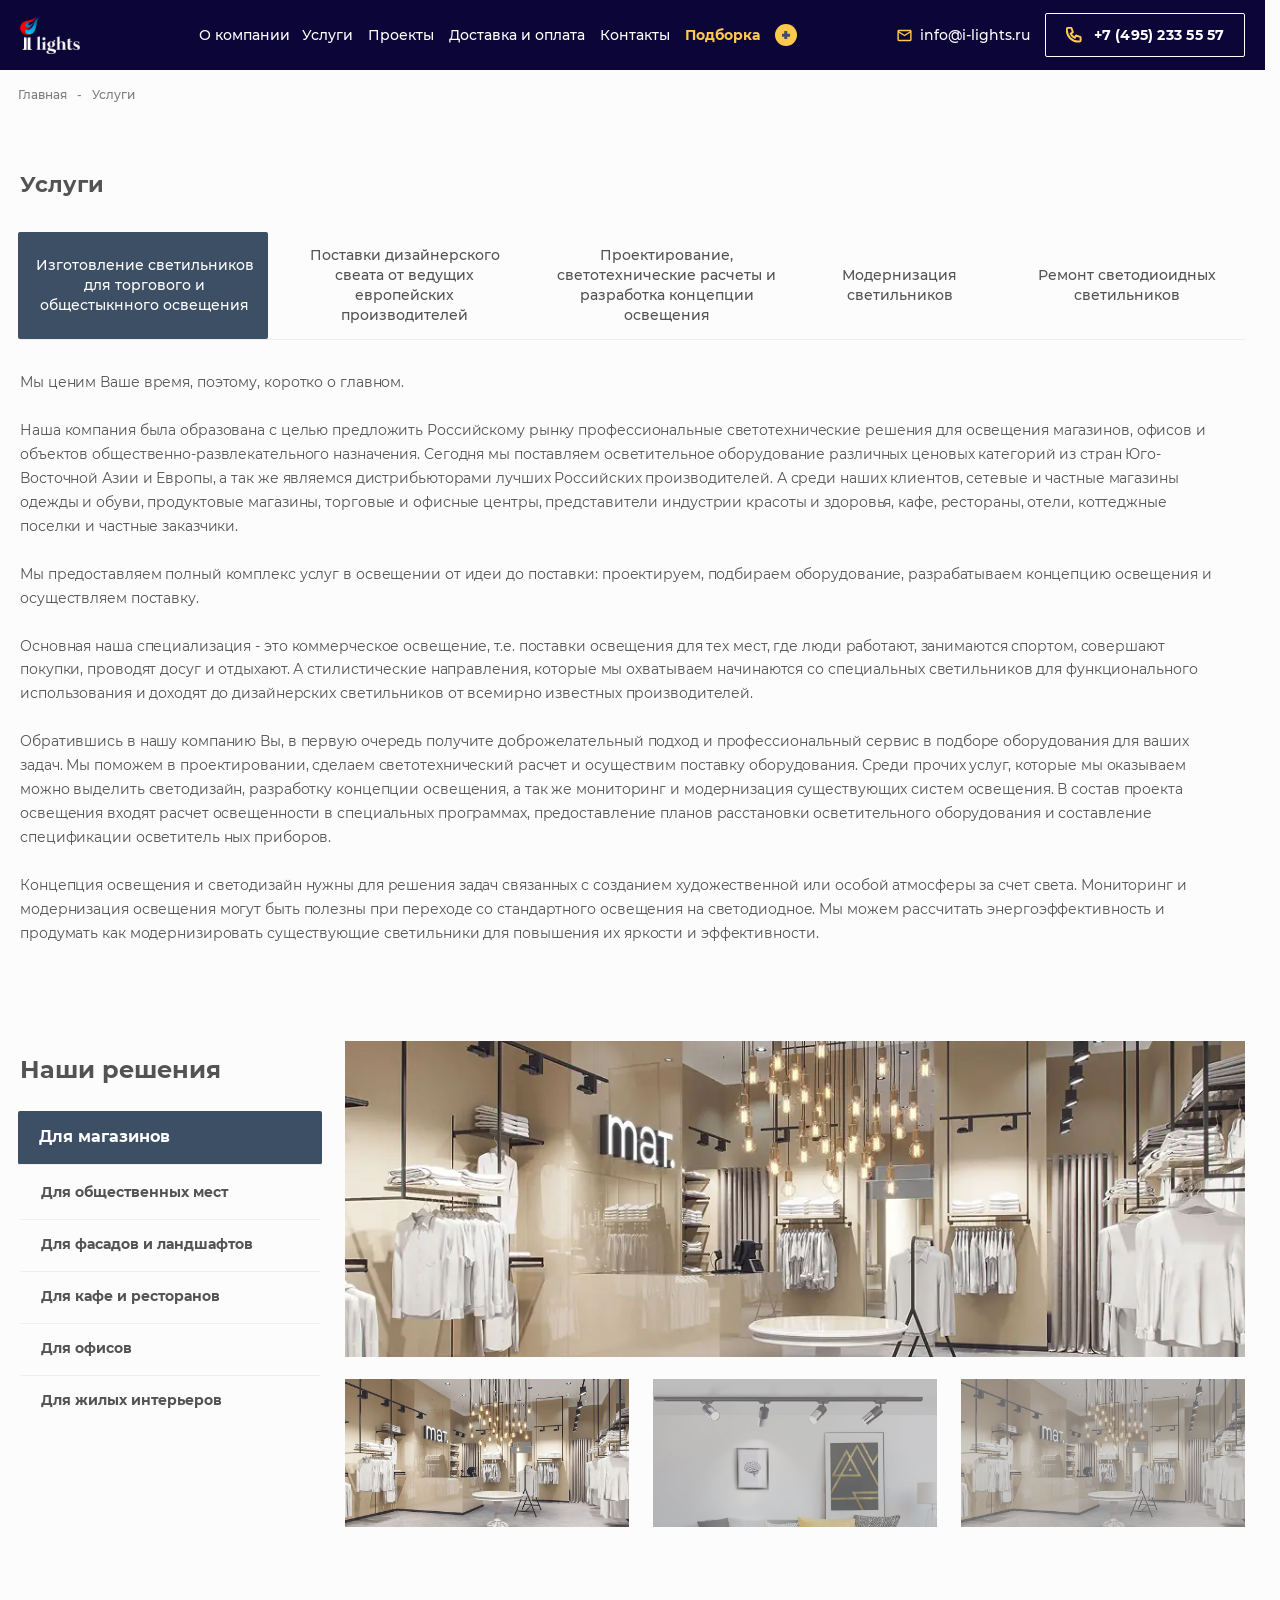
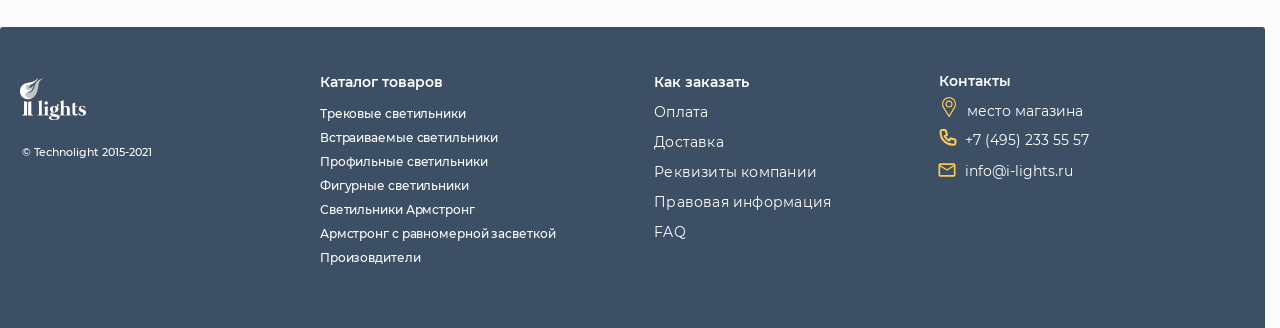
<file: company-services.html>
<!doctype html>
<html lang="ru">
  <head>
    <meta charset="UTF-8" />
    <meta name="viewport" content="width=device-width, initial-scale=1.0" />
    <meta
      name="description"
      content="I-LIGHTS - Ваш надежный партнер в сфере коммерческого освещения с многолетним опытом. Мы предлагаем профессиональные светотехнические решения для магазинов, офисов и развлекательных объектов. От проектирования до поставки, I-LIGHTS обеспечивает качественное освещение из лучших мировых и Российских брендов, улучшая атмосферу рабочих, торговых и предназначенных для отдыха пространств."
    />

    <link
      rel="stylesheet"
      href="https://cdn.jsdelivr.net/npm/swiper@11/swiper-bundle.min.css"
    />
    <script src="https://cdn.jsdelivr.net/npm/swiper@11/swiper-bundle.min.js"></script>

    <link href="styles/main.min.css" rel="stylesheet" />
    <script src="scripts/main.js" type="module"></script>

    <title>I-LIGHTS - Эффективные решения</title>
  </head>
  <body>
    <header class="header header--mb">
      <div class="header__inner container">
        <a class="header__logo" href="#">
          <img
            class="logo"
            src="./images/logo.webp"
            alt="Логотип сайта I-LIGHTS - Эффективные решения"
            width="75"
            height="48"
          />
        </a>
        <nav class="header__menu">
          <ul class="header__menu-list">
            <li class="header__menu-item">
              <a
                class="header__menu-link header__menu-link current-link"
                href="/about-company.html"
                >О&nbsp;компании</a
              >
            </li>
            <li class="header__menu-item">
              <a class="header__menu-link" href="company-services.html"
                >Услуги</a
              >
            </li>
            <li class="header__menu-item">
              <a class="header__menu-link" href="#">Проекты</a>
            </li>
            <li class="header__menu-item">
              <a class="header__menu-link" href="#">Доставка и оплата</a>
            </li>
            <li class="header__menu-item">
              <a class="header__menu-link" href="#">Контакты</a>
            </li>
            <li class="header__menu-item link-icon">
              <a
                class="header__menu-link header__menu-link--big link-icon__inner"
                href="cart.html"
              >
                <span
                  class="link-icon__inner-label link-icon__inner-label--light-yellow"
                >
                  Подборка
                </span>
                <span
                  class="link-icon__inner-icon link-icon__inner-icon--hover-bg cross-button"
                >
                  <span class="cross-icon cross-icon--very-little"></span>
                </span>
              </a>
            </li>
          </ul>
        </nav>
        <address class="header__contacts">
          <ul class="header__contacts-list">
            <li class="header__contacts-item">
              <a class="header__email link-icon" href="mailto:info@i-lights.ru">
                <div class="header__email-inner link-icon__inner">
                  <svg
                    class="link-icon__inner-icon"
                    width="15"
                    height="13"
                    xmlns="http://www.w3.org/2000/svg"
                  >
                    <path
                      fill-rule="evenodd"
                      clip-rule="evenodd"
                      d="M14.58 2.25c0-.78-.63-1.42-1.41-1.42H1.83C1.05.83.42 1.47.42 2.25v8.5c0 .78.63 1.42 1.41 1.42h11.34c.78 0 1.41-.64 1.41-1.42v-8.5Zm-1.41 0L7.5 5.79 1.83 2.25h11.34Zm0 8.5H1.83V3.67L7.5 7.2l5.67-3.54v7.08Z"
                    />
                  </svg>
                  <span class="link-icon__inner-label">info@i-lights.ru</span>
                </div>
              </a>
            </li>
            <li class="header__contacts-item">
              <a
                class="header__tel link-icon button button--dark-blue button--little"
                href="tel:+74952335557"
              >
                <div class="header__tel-inner link-icon__inner">
                  <svg
                    class="link-icon__inner-icon link-icon__inner-icon--stroke"
                    width="16"
                    height="16"
                    xmlns="http://www.w3.org/2000/svg"
                  >
                    <g clip-path="url(#a)">
                      <path
                        d="M.8 2.33A1.53 1.53 0 0 1 2.33.8h2.52a.77.77 0 0 1 .72.52l1.15 3.45a.77.77 0 0 1-.38.93l-1.73.86a8.47 8.47 0 0 0 4.23 4.23l.86-1.73a.77.77 0 0 1 .93-.38l3.45 1.15a.77.77 0 0 1 .52.72v2.52a1.53 1.53 0 0 1-1.53 1.53h-.77A11.5 11.5 0 0 1 .8 3.1v-.77Z"
                        stroke-width="2"
                        stroke-linecap="round"
                        stroke-linejoin="round"
                      />
                    </g>
                    <defs>
                      <clipPath id="a"><path d="M0 0h16v16H0z" /></clipPath>
                    </defs>
                  </svg>
                  <span class="link-icon__inner-label">
                    +7 (495) 233 55 57
                  </span>
                </div>
              </a>
            </li>
          </ul>
        </address>
        <button
          class="header__burger-button burger-button reset-button visible-tablet"
          type="button"
          onclick="
            mobileOverlay.showModal();
            document.body.style.overflow = 'hidden';
          "
        >
          <span class="visually-hidden">Открыть навигационное меню</span>
        </button>
      </div>
    </header>
    <main class="company-services content">
      <nav
        aria-label="Хлебные крошки"
        class="breadcrumbs company-services__breadcrumbs container"
      >
        <ol class="breadcrumbs-list">
          <li class="breadcrumbs-item">
            <a class="breadcrumbs-link" href="index.html"> Главная </a>
          </li>
          <li class="breadcrumbs-item">
            <a
              class="breadcrumbs-link"
              href="about-company.html"
              aria-current="page"
            >
              Услуги
            </a>
          </li>
        </ol>
      </nav>
      <section class="company-services__inforamation container">
        <h1 class="company-services__inforamation-heading">Услуги</h1>
        <div
          class="tabs tabs--multiline-buttons hidden-tablet-s-alt"
          data-js-tabs
        >
          <h2 class="visually-hidden" id="company-category-heading">
            Категории описания компании
          </h2>
          <header class="tabs__header">
            <div
              class="tabs__buttons"
              role="tablist"
              aria-labelledby="company-category-heading"
            >
              <button
                class="tabs__button button reset-button is-active"
                id="tab-1"
                data-js-tabs-button
                tabindex="0"
                type="button"
                role="tab"
                aria-controls="tabpanel-1"
                aria-selected="true"
              >
                Изготовление светильников для торгового и общестыкнного
                освещения
              </button>
              <button
                class="tabs__button reset-button"
                id="tab-2"
                data-js-tabs-button
                tabindex="-1"
                type="button"
                role="tab"
                aria-controls="tabpanel-2"
                aria-selected="false"
              >
                Поставки дизайнерского свеата от ведущих европейских
                производителей
              </button>
              <button
                class="tabs__button reset-button"
                id="tab-3"
                data-js-tabs-button
                tabindex="-1"
                type="button"
                role="tab"
                aria-controls="tabpanel-3"
                aria-selected="false"
              >
                Проектирование, светотехнические расчеты и разработка концепции
                освещения
              </button>
              <button
                class="tabs__button reset-button"
                id="tab-4"
                data-js-tabs-button
                tabindex="-1"
                type="button"
                role="tab"
                aria-controls="tabpanel-4"
                aria-selected="false"
              >
                Модернизация светильников
              </button>
              <button
                class="tabs__button reset-button"
                id="tab-5"
                data-js-tabs-button
                tabindex="-1"
                type="button"
                role="tab"
                aria-controls="tabpanel-5"
                aria-selected="false"
              >
                Ремонт светодиоидных светильников
              </button>
            </div>
          </header>
          <div class="tabs__body tabs__body--with-padding">
            <div
              class="tabs__content cms-container is-active"
              id="tabpanel-1"
              data-js-tabs-content
              role="tabpanel"
              aria-labelledby="tab-1"
              tabindex="0"
            >
              <p>Мы ценим Ваше время, поэтому, коротко о главном.</p>
              <p>
                Наша компания была образована с целью предложить Российскому
                рынку профессиональные светотехнические решения для освещения
                магазинов, офисов и объектов общественно-развлекательного
                назначения. Сегодня мы поставляем осветительное оборудование
                различных ценовых категорий из стран Юго-Восточной Азии и
                Европы, а так же являемся дистрибьюторами лучших Российских
                производителей. А среди наших клиентов, сетевые и частные
                магазины одежды и обуви, продуктовые магазины, торговые и
                офисные центры, представители индустрии красоты и здоровья,
                кафе, рестораны, отели, коттеджные поселки и частные заказчики.
              </p>
              <p>
                Мы предоставляем полный комплекс услуг в освещении от идеи до
                поставки: проектируем, подбираем оборудование, разрабатываем
                концепцию освещения и осуществляем поставку.
              </p>
              <p>
                Основная наша специализация - это коммерческое освещение, т.е.
                поставки освещения для тех мест, где люди работают, занимаются
                спортом, совершают покупки, проводят досуг и отдыхают. А
                стилистические направления, которые мы охватываем начинаются со
                специальных светильников для функционального использования и
                доходят до дизайнерских светильников от всемирно известных
                производителей.
              </p>
              <p>
                Обратившись в нашу компанию Вы, в первую очередь получите
                доброжелательный подход и профессиональный сервис в подборе
                оборудования для ваших задач. Мы поможем в проектировании,
                сделаем светотехнический расчет и осуществим поставку
                оборудования. Среди прочих услуг, которые мы оказываем можно
                выделить светодизайн, разработку концепции освещения, а так же
                мониторинг и модернизация существующих систем освещения. В
                состав проекта освещения входят расчет освещенности в
                специальных программах, предоставление планов расстановки
                осветительного оборудования и составление спецификации
                осветитель ных приборов.
              </p>
              <p>
                Концепция освещения и светодизайн нужны для решения задач
                связанных с созданием художественной или особой атмосферы за
                счет света. Мониторинг и модернизация освещения могут быть
                полезны при переходе со стандартного освещения на светодиодное.
                Мы можем рассчитать энергоэффективность и продумать как
                модернизировать существующие светильники для повышения их
                яркости и эффективности.
              </p>
            </div>
            <div
              class="tabs__content cms-container"
              id="tabpanel-2"
              data-js-tabs-content
              role="tabpanel"
              aria-labelledby="tab-2"
              tabindex="0"
            >
              Lorem ipsum, dolor sit amet consectetur adipisicing elit. Quod id
              esse, assumenda dolore aperiam amet fugit suscipit animi veritatis
              dignissimos blanditiis aspernatur consectetur minus iste, atque
              tempora. Dolor, soluta praesentium.
            </div>
            <div
              class="tabs__content cms-container"
              id="tabpanel-3"
              data-js-tabs-content
              role="tabpanel"
              aria-labelledby="tab-3"
              tabindex="0"
            >
              Lorem ipsum, dolor sit amet consectetur adipisicing elit. Quod id
              esse, assumenda dolore aperiam amet fugit suscipit animi veritatis
              dignissimos blanditiis aspernatur consectetur minus iste, atque
              tempora. Dolor, soluta praesentium. Lorem ipsum, dolor sit amet
              consectetur adipisicing elit. Quod id esse, assumenda dolore
              aperiam amet fugit suscipit animi veritatis dignissimos blanditiis
              aspernatur consectetur minus iste, atque tempora. Dolor, soluta
              praesentium.
            </div>
            <div
              class="tabs__content cms-container"
              id="tabpanel-4"
              data-js-tabs-content
              role="tabpanel"
              aria-labelledby="tab-4"
              tabindex="0"
            >
              Lorem ipsum, dolor sit amet consectetur adipisicing elit. Quod id
              esse, assumenda dolore aperiam amet fugit suscipit animi veritatis
              dignissimos blanditiis aspernatur consectetur minus iste, atque
              tempora. Dolor, soluta praesentium. Lorem ipsum, dolor sit amet
              consectetur adipisicing elit. Quod id esse, assumenda dolore
              aperiam amet fugit suscipit animi veritatis dignissimos blanditiis
              aspernatur consectetur minus iste, atque tempora. Dolor, soluta
              praesentium. Lorem ipsum, dolor sit amet consectetur adipisicing
              elit. Quod id esse, assumenda dolore aperiam amet fugit suscipit
              animi veritatis dignissimos blanditiis aspernatur consectetur
              minus iste, atque tempora. Dolor, soluta praesentium.
            </div>
            <div
              class="tabs__content cms-container"
              id="tabpanel-5"
              data-js-tabs-content
              role="tabpanel"
              aria-labelledby="tab-5"
              tabindex="0"
            >
              !!!d Lorem ipsum, dolor sit amet consectetur adipisicing elit.
              Quod id esse, assumenda dolore aperiam amet fugit suscipit animi
              veritatis dignissimos blanditiis aspernatur consectetur minus
              iste, atque tempora. Dolor, soluta praesentium. Lorem ipsum, dolor
              sit amet consectetur adipisicing elit. Quod id esse, assumenda
              dolore aperiam amet fugit suscipit animi veritatis dignissimos
              blanditiis aspernatur consectetur minus iste, atque tempora.
              Dolor, soluta praesentium. Lorem ipsum, dolor sit amet consectetur
              adipisicing elit. Quod id esse, assumenda dolore aperiam amet
              fugit suscipit animi veritatis dignissimos blanditiis aspernatur
              consectetur minus iste, atque tempora. Dolor, soluta praesentium.
            </div>
          </div>
        </div>
        <div class="about-company__accordion-list visible-tablet-s-alt">
          <div class="accordion accordion--multiline-headings">
            <details class="accordion__details" name="service" open>
              <summary class="accordion__summary">
                <h3 class="accordion__heading">
                  <span role="term" aria-details="faq-1">
                    Изготовление светильников для торгового и общестыкнного
                    освещения
                  </span>
                </h3>
                <svg
                  class="accordion__icon"
                  xmlns="http://www.w3.org/2000/svg"
                  width="11"
                  height="7"
                  fill="none"
                >
                  <path
                    fill="#FFC94F"
                    fill-rule="evenodd"
                    d="M5.5 0 11 5.5 9.5 7l-4-4-4 4L0 5.4 5.5 0Z"
                    clip-rule="evenodd"
                  />
                </svg>
              </summary>
            </details>
            <div class="accordion__content" id="faq-1" role="definition">
              <div class="accordion__content-inner">
                <div class="accordion__content-body">
                  <p>Мы ценим Ваше время, поэтому, коротко о главном.</p>
                  <p>
                    Наша компания была образована с целью предложить Российскому
                    рынку профессиональные светотехнические решения для
                    освещения магазинов, офисов и объектов
                    общественно-развлекательного назначения. Сегодня мы
                    поставляем осветительное оборудование различных ценовых
                    категорий из стран Юго-Восточной Азии и Европы, а так же
                    являемся дистрибьюторами лучших Российских производителей. А
                    среди наших клиентов, сетевые и частные магазины одежды и
                    обуви, продуктовые магазины, торговые и офисные центры,
                    представители индустрии красоты и здоровья, кафе, рестораны,
                    отели, коттеджные поселки и частные заказчики.
                  </p>
                  <p>
                    Мы предоставляем полный комплекс услуг в освещении от идеи
                    до поставки: проектируем, подбираем оборудование,
                    разрабатываем концепцию освещения и осуществляем поставку.
                  </p>
                  <p>
                    Основная наша специализация - это коммерческое освещение,
                    т.е. поставки освещения для тех мест, где люди работают,
                    занимаются спортом, совершают покупки, проводят досуг и
                    отдыхают. А стилистические направления, которые мы
                    охватываем начинаются со специальных светильников для
                    функционального использования и доходят до дизайнерских
                    светильников от всемирно известных производителей.
                  </p>
                </div>
              </div>
            </div>
          </div>
          <div class="accordion accordion--multiline-headings">
            <details class="accordion__details" name="service" open>
              <summary class="accordion__summary">
                <h3 class="accordion__heading">
                  <span role="term" aria-details="faq-2">
                    Поставки дизайнерского свеата от ведущих европейских
                    производителей
                  </span>
                </h3>
                <svg
                  class="accordion__icon"
                  xmlns="http://www.w3.org/2000/svg"
                  width="11"
                  height="7"
                  fill="none"
                >
                  <path
                    fill="#FFC94F"
                    fill-rule="evenodd"
                    d="M5.5 0 11 5.5 9.5 7l-4-4-4 4L0 5.4 5.5 0Z"
                    clip-rule="evenodd"
                  />
                </svg>
              </summary>
            </details>
            <div class="accordion__content" id="faq-2" role="definition">
              <div class="accordion__content-inner">
                <div class="accordion__content-body">
                  <p>Мы ценим Ваше время, поэтому, коротко о главном.</p>
                  <p>
                    Наша компания была образована с целью предложить Российскому
                    рынку профессиональные светотехнические решения для
                    освещения магазинов, офисов и объектов
                    общественно-развлекательного назначения. Сегодня мы
                    поставляем осветительное оборудование различных ценовых
                    категорий из стран Юго-Восточной Азии и Европы, а так же
                    являемся дистрибьюторами лучших Российских производителей. А
                    среди наших клиентов, сетевые и частные магазины одежды и
                    обуви, продуктовые магазины, торговые и офисные центры,
                    представители индустрии красоты и здоровья, кафе, рестораны,
                    отели, коттеджные поселки и частные заказчики.
                  </p>
                  <p>
                    Мы предоставляем полный комплекс услуг в освещении от идеи
                    до поставки: проектируем, подбираем оборудование,
                    разрабатываем концепцию освещения и осуществляем поставку.
                  </p>
                  <p>
                    Основная наша специализация - это коммерческое освещение,
                    т.е. поставки освещения для тех мест, где люди работают,
                    занимаются спортом, совершают покупки, проводят досуг и
                    отдыхают. А стилистические направления, которые мы
                    охватываем начинаются со специальных светильников для
                    функционального использования и доходят до дизайнерских
                    светильников от всемирно известных производителей.
                  </p>
                </div>
              </div>
            </div>
          </div>
          <div class="accordion accordion--multiline-headings">
            <details class="accordion__details" name="service" open>
              <summary class="accordion__summary">
                <h3 class="accordion__heading">
                  <span role="term" aria-details="faq-3">
                    Проектирование, светотехнические расчеты и разработка
                    концепции освещения
                  </span>
                </h3>
                <svg
                  class="accordion__icon"
                  xmlns="http://www.w3.org/2000/svg"
                  width="11"
                  height="7"
                  fill="none"
                >
                  <path
                    fill="#FFC94F"
                    fill-rule="evenodd"
                    d="M5.5 0 11 5.5 9.5 7l-4-4-4 4L0 5.4 5.5 0Z"
                    clip-rule="evenodd"
                  />
                </svg>
              </summary>
            </details>
            <div class="accordion__content" id="faq-3" role="definition">
              <div class="accordion__content-inner">
                <div class="accordion__content-body">
                  <p>Мы ценим Ваше время, поэтому, коротко о главном.</p>
                  <p>
                    Наша компания была образована с целью предложить Российскому
                    рынку профессиональные светотехнические решения для
                    освещения магазинов, офисов и объектов
                    общественно-развлекательного назначения. Сегодня мы
                    поставляем осветительное оборудование различных ценовых
                    категорий из стран Юго-Восточной Азии и Европы, а так же
                    являемся дистрибьюторами лучших Российских производителей. А
                    среди наших клиентов, сетевые и частные магазины одежды и
                    обуви, продуктовые магазины, торговые и офисные центры,
                    представители индустрии красоты и здоровья, кафе, рестораны,
                    отели, коттеджные поселки и частные заказчики.
                  </p>
                  <p>
                    Мы предоставляем полный комплекс услуг в освещении от идеи
                    до поставки: проектируем, подбираем оборудование,
                    разрабатываем концепцию освещения и осуществляем поставку.
                  </p>
                  <p>
                    Основная наша специализация - это коммерческое освещение,
                    т.е. поставки освещения для тех мест, где люди работают,
                    занимаются спортом, совершают покупки, проводят досуг и
                    отдыхают. А стилистические направления, которые мы
                    охватываем начинаются со специальных светильников для
                    функционального использования и доходят до дизайнерских
                    светильников от всемирно известных производителей.
                  </p>
                </div>
              </div>
            </div>
          </div>
          <div class="accordion accordion--multiline-headings">
            <details class="accordion__details" name="service" open>
              <summary class="accordion__summary">
                <h3 class="accordion__heading">
                  <span role="term" aria-details="faq-4">
                    Модернизация светильников
                  </span>
                </h3>
                <svg
                  class="accordion__icon"
                  xmlns="http://www.w3.org/2000/svg"
                  width="11"
                  height="7"
                  fill="none"
                >
                  <path
                    fill="#FFC94F"
                    fill-rule="evenodd"
                    d="M5.5 0 11 5.5 9.5 7l-4-4-4 4L0 5.4 5.5 0Z"
                    clip-rule="evenodd"
                  />
                </svg>
              </summary>
            </details>
            <div class="accordion__content" id="faq-4" role="definition">
              <div class="accordion__content-inner">
                <div class="accordion__content-body">
                  <p>Мы ценим Ваше время, поэтому, коротко о главном.</p>
                  <p>
                    Наша компания была образована с целью предложить Российскому
                    рынку профессиональные светотехнические решения для
                    освещения магазинов, офисов и объектов
                    общественно-развлекательного назначения. Сегодня мы
                    поставляем осветительное оборудование различных ценовых
                    категорий из стран Юго-Восточной Азии и Европы, а так же
                    являемся дистрибьюторами лучших Российских производителей. А
                    среди наших клиентов, сетевые и частные магазины одежды и
                    обуви, продуктовые магазины, торговые и офисные центры,
                    представители индустрии красоты и здоровья, кафе, рестораны,
                    отели, коттеджные поселки и частные заказчики.
                  </p>
                  <p>
                    Мы предоставляем полный комплекс услуг в освещении от идеи
                    до поставки: проектируем, подбираем оборудование,
                    разрабатываем концепцию освещения и осуществляем поставку.
                  </p>
                  <p>
                    Основная наша специализация - это коммерческое освещение,
                    т.е. поставки освещения для тех мест, где люди работают,
                    занимаются спортом, совершают покупки, проводят досуг и
                    отдыхают. А стилистические направления, которые мы
                    охватываем начинаются со специальных светильников для
                    функционального использования и доходят до дизайнерских
                    светильников от всемирно известных производителей.
                  </p>
                </div>
              </div>
            </div>
          </div>
          <div class="accordion accordion--multiline-headings">
            <details class="accordion__details" name="service" open>
              <summary class="accordion__summary">
                <h3 class="accordion__heading">
                  <span role="term" aria-details="faq-5">
                    Ремонт светодиоидных светильников
                  </span>
                </h3>
                <svg
                  class="accordion__icon"
                  xmlns="http://www.w3.org/2000/svg"
                  width="11"
                  height="7"
                  fill="none"
                >
                  <path
                    fill="#FFC94F"
                    fill-rule="evenodd"
                    d="M5.5 0 11 5.5 9.5 7l-4-4-4 4L0 5.4 5.5 0Z"
                    clip-rule="evenodd"
                  />
                </svg>
              </summary>
            </details>
            <div class="accordion__content" id="faq-5" role="definition">
              <div class="accordion__content-inner">
                <div class="accordion__content-body">
                  <p>Мы ценим Ваше время, поэтому, коротко о главном.</p>
                  <p>
                    Наша компания была образована с целью предложить Российскому
                    рынку профессиональные светотехнические решения для
                    освещения магазинов, офисов и объектов
                    общественно-развлекательного назначения. Сегодня мы
                    поставляем осветительное оборудование различных ценовых
                    категорий из стран Юго-Восточной Азии и Европы, а так же
                    являемся дистрибьюторами лучших Российских производителей. А
                    среди наших клиентов, сетевые и частные магазины одежды и
                    обуви, продуктовые магазины, торговые и офисные центры,
                    представители индустрии красоты и здоровья, кафе, рестораны,
                    отели, коттеджные поселки и частные заказчики.
                  </p>
                  <p>
                    Мы предоставляем полный комплекс услуг в освещении от идеи
                    до поставки: проектируем, подбираем оборудование,
                    разрабатываем концепцию освещения и осуществляем поставку.
                  </p>
                  <p>
                    Основная наша специализация - это коммерческое освещение,
                    т.е. поставки освещения для тех мест, где люди работают,
                    занимаются спортом, совершают покупки, проводят досуг и
                    отдыхают. А стилистические направления, которые мы
                    охватываем начинаются со специальных светильников для
                    функционального использования и доходят до дизайнерских
                    светильников от всемирно известных производителей.
                  </p>
                </div>
              </div>
            </div>
          </div>
        </div>
      </section>
      <section
        class="company-services__examples examples tabs tabs--vertical container"
        data-js-tabs
      >
        <h2 class="examples__main-heading" id="company-examples">
          Наши решения
        </h2>
        <header class="examples__header tabs__header hidden-tablet-s-alt">
          <div
            class="tabs__buttons"
            data-js-tabs-buttons-container
            role="tablist"
            aria-orientation="vertical"
            aria-labelledby="company-examples"
          >
            <button
              class="tabs__button button reset-button is-active"
              id="tab-1-1"
              data-js-tabs-button
              type="button"
              role="tab"
              aria-controls="gallery"
              aria-selected="true"
            >
              Для магазинов
            </button>
            <button
              class="tabs__button reset-button"
              id="tab-2-2"
              data-js-tabs-button
              tabindex="-1"
              type="button"
              role="tab"
              aria-controls="gallery"
              aria-selected="false"
            >
              Для общественных мест
            </button>
            <button
              class="tabs__button reset-button"
              id="tab-3-3"
              data-js-tabs-button
              tabindex="-1"
              type="button"
              role="tab"
              aria-controls="gallery"
              aria-selected="false"
            >
              Для фасадов и ландшафтов
            </button>
            <button
              class="tabs__button reset-button"
              id="tab-4-4"
              data-js-tabs-button
              tabindex="-1"
              type="button"
              role="tab"
              aria-controls="gallery"
              aria-selected="false"
            >
              Для кафе и ресторанов
            </button>
            <button
              class="tabs__button reset-button"
              id="tab-5-5"
              data-js-tabs-button
              tabindex="-1"
              type="button"
              role="tab"
              aria-controls="gallery"
              aria-selected="false"
            >
              Для офисов
            </button>
            <button
              class="tabs__button reset-button"
              id="tab-6-6"
              data-js-tabs-button
              tabindex="-1"
              type="button"
              role="tab"
              aria-controls="gallery"
              aria-selected="false"
            >
              Для жилых интерьеров
            </button>
          </div>
        </header>
        <div class="examples__body tabs__body hidden-tablet-s-alt">
          <div
            class="tabs__content is-active"
            data-js-tabs-content
            role="tabpanel"
            aria-labelledby="tab-1-1"
            aria-describedby="examples-gallery"
            tabindex="0"
          >
            <div id="gallery" class="gallery" data-js-tabs-gallery>
              <span id="examples-gallery" class="visually-hidden">
                Галерея наших работ
              </span>
              <div class="gallery__image-container">
                <img
                  class="gallery__image"
                  data-js-tabs-gallery-image-main
                  src="images/about-company/gallery-1.webp"
                  alt="Изображение магазина 1 с осветительными приборами от i-lights"
                  aria-live="polite"
                  width="953"
                  height="316"
                />
              </div>
              <div
                class="gallery__thumbnails"
                role="group"
                aria-label="Миниатюры"
              >
                <button
                  class="gallery__button reset-button is-active"
                  aria-pressed="true"
                  data-js-tabs-gallery-image-button
                >
                  <img
                    class="gallery__thumbnail"
                    data-js-tabs-gallery-image
                    src="images/about-company/gallery-1.webp"
                    alt="Миниатюра магазина 1 с осветительными приборами от i-lights"
                    loading="lazy"
                  />
                </button>
                <button
                  class="gallery__button reset-button"
                  aria-pressed="false"
                  data-js-tabs-gallery-image-button
                >
                  <img
                    class="gallery__thumbnail"
                    data-js-tabs-gallery-image
                    src="images/about-company/gallery-2.webp"
                    alt="Миниатюра магазина 2 с осветительными приборами от i-lights"
                    loading="lazy"
                  />
                </button>
                <button
                  class="gallery__button reset-button"
                  data-js-tabs-gallery-image-button
                  aria-pressed="false"
                >
                  <img
                    class="gallery__thumbnail"
                    data-js-tabs-gallery-image
                    src="images/about-company/gallery-1.webp"
                    alt="Миниатюра магазина 3 с осветительными приборами от i-lights"
                    loading="lazy"
                  />
                </button>
              </div>
            </div>
          </div>
        </div>
        <ul class="examples__list visible-tablet-s-alt">
          <li>
            <h3 class="examples__heading">Для общественных мест</h3>
            <div class="gallery" data-js-gallery>
              <div class="gallery__image-container">
                <img
                  class="gallery__image"
                  data-js-gallery-image
                  src="images/about-company/gallery-1.webp"
                  alt="Магазин 1 с осветительными приборами от i-lights"
                  aria-live="polite"
                  width="953"
                  height="316"
                />
              </div>
              <div
                class="gallery__thumbnails"
                role="group"
                aria-label="Миниатюры"
              >
                <button
                  class="gallery__button reset-button is-active"
                  data-js-gallery-button
                  aria-pressed="true"
                  aria-label="Показать фото магазина 1 с осветительными приборами от i-lights"
                  data-js-gallery-image-src="images/about-company/gallery-1.webp"
                  data-js-gallery-image-alt="Магазин 1 с осветительными приборами от i-lights"
                >
                  <img
                    class="gallery__thumbnail"
                    src="images/about-company/gallery-1.webp"
                    alt="Миниатюра магазина 1 с осветительными приборами от i-lights"
                    loading="lazy"
                  />
                </button>
                <button
                  class="gallery__button reset-button"
                  data-js-gallery-button
                  aria-pressed="false"
                  aria-label="Показать фото магазина 2 с осветительными приборами от i-lights"
                  data-js-gallery-image-src="images/about-company/gallery-2.webp"
                  data-js-gallery-image-alt="Магазин 2 с осветительными приборами от i-lights"
                >
                  <img
                    class="gallery__thumbnail"
                    src="images/about-company/gallery-2.webp"
                    alt="Миниатюра магазина 2 с осветительными приборами от i-lights"
                    loading="lazy"
                  />
                </button>
                <button
                  class="gallery__button reset-button"
                  data-js-gallery-button
                  aria-pressed="false"
                  aria-label="Показать фото магазина 3 с осветительными приборами от i-lights"
                  data-js-gallery-image-src="images/about-company/gallery-1.webp"
                  data-js-gallery-image-alt="Магазин 3 с осветительными приборами от i-lights"
                >
                  <img
                    class="gallery__thumbnail"
                    src="images/about-company/gallery-1.webp"
                    alt="Миниатюра магазина 3 с осветительными приборами от i-lights"
                    loading="lazy"
                  />
                </button>
              </div>
            </div>
          </li>
          <li>
            <h3 class="examples__heading">Для фасадов и ландшафтов</h3>
            <div class="gallery" data-js-gallery>
              <div class="gallery__image-container">
                <img
                  class="gallery__image"
                  data-js-gallery-image
                  src="images/about-company/gallery-1.webp"
                  alt="Магазин 1 с осветительными приборами от i-lights"
                  aria-live="polite"
                  width="953"
                  height="316"
                />
              </div>
              <div
                class="gallery__thumbnails"
                role="group"
                aria-label="Миниатюры"
              >
                <button
                  class="gallery__button reset-button is-active"
                  data-js-gallery-button
                  aria-pressed="true"
                  aria-label="Показать фото магазина 1 с осветительными приборами от i-lights"
                  data-js-gallery-image-src="images/about-company/gallery-1.webp"
                  data-js-gallery-image-alt="Магазин 1 с осветительными приборами от i-lights"
                >
                  <img
                    class="gallery__thumbnail"
                    src="images/about-company/gallery-1.webp"
                    alt="Миниатюра магазина 1 с осветительными приборами от i-lights"
                    loading="lazy"
                  />
                </button>
                <button
                  class="gallery__button reset-button"
                  data-js-gallery-button
                  aria-pressed="false"
                  aria-label="Показать фото магазина 2 с осветительными приборами от i-lights"
                  data-js-gallery-image-src="images/about-company/gallery-2.webp"
                  data-js-gallery-image-alt="Магазин 2 с осветительными приборами от i-lights"
                >
                  <img
                    class="gallery__thumbnail"
                    src="images/about-company/gallery-2.webp"
                    alt="Миниатюра магазина 2 с осветительными приборами от i-lights"
                    loading="lazy"
                  />
                </button>
                <button
                  class="gallery__button reset-button"
                  data-js-gallery-button
                  aria-pressed="false"
                  aria-label="Показать фото магазина 3 с осветительными приборами от i-lights"
                  data-js-gallery-image-src="images/about-company/gallery-1.webp"
                  data-js-gallery-image-alt="Магазин 3 с осветительными приборами от i-lights"
                >
                  <img
                    class="gallery__thumbnail"
                    src="images/about-company/gallery-1.webp"
                    alt="Миниатюра магазина 3 с осветительными приборами от i-lights"
                    loading="lazy"
                  />
                </button>
              </div>
            </div>
          </li>
          <li>
            <h3 class="examples__heading">Для кафе и ресторанов</h3>
            <div class="gallery" data-js-gallery>
              <div class="gallery__image-container">
                <img
                  class="gallery__image"
                  data-js-gallery-image
                  src="images/about-company/gallery-1.webp"
                  alt="Магазин 1 с осветительными приборами от i-lights"
                  aria-live="polite"
                  width="953"
                  height="316"
                />
              </div>
              <div
                class="gallery__thumbnails"
                role="group"
                aria-label="Миниатюры"
              >
                <button
                  class="gallery__button reset-button is-active"
                  data-js-gallery-button
                  aria-pressed="true"
                  aria-label="Показать фото магазина 1 с осветительными приборами от i-lights"
                  data-js-gallery-image-src="images/about-company/gallery-1.webp"
                  data-js-gallery-image-alt="Магазин 1 с осветительными приборами от i-lights"
                >
                  <img
                    class="gallery__thumbnail"
                    src="images/about-company/gallery-1.webp"
                    alt="Миниатюра магазина 1 с осветительными приборами от i-lights"
                    loading="lazy"
                  />
                </button>
                <button
                  class="gallery__button reset-button"
                  data-js-gallery-button
                  aria-pressed="false"
                  aria-label="Показать фото магазина 2 с осветительными приборами от i-lights"
                  data-js-gallery-image-src="images/about-company/gallery-2.webp"
                  data-js-gallery-image-alt="Магазин 2 с осветительными приборами от i-lights"
                >
                  <img
                    class="gallery__thumbnail"
                    src="images/about-company/gallery-2.webp"
                    alt="Миниатюра магазина 2 с осветительными приборами от i-lights"
                    loading="lazy"
                  />
                </button>
                <button
                  class="gallery__button reset-button"
                  data-js-gallery-button
                  aria-pressed="false"
                  aria-label="Показать фото магазина 3 с осветительными приборами от i-lights"
                  data-js-gallery-image-src="images/about-company/gallery-1.webp"
                  data-js-gallery-image-alt="Магазин 3 с осветительными приборами от i-lights"
                >
                  <img
                    class="gallery__thumbnail"
                    src="images/about-company/gallery-1.webp"
                    alt="Миниатюра магазина 3 с осветительными приборами от i-lights"
                    loading="lazy"
                  />
                </button>
              </div>
            </div>
          </li>
          <li>
            <h3 class="examples__heading">Для офисов</h3>
            <div class="gallery" data-js-gallery>
              <div class="gallery__image-container">
                <img
                  class="gallery__image"
                  data-js-gallery-image
                  src="images/about-company/gallery-1.webp"
                  alt="Магазин 1 с осветительными приборами от i-lights"
                  aria-live="polite"
                  width="953"
                  height="316"
                />
              </div>
              <div
                class="gallery__thumbnails"
                role="group"
                aria-label="Миниатюры"
              >
                <button
                  class="gallery__button reset-button is-active"
                  data-js-gallery-button
                  aria-pressed="true"
                  aria-label="Показать фото магазина 1 с осветительными приборами от i-lights"
                  data-js-gallery-image-src="images/about-company/gallery-1.webp"
                  data-js-gallery-image-alt="Магазин 1 с осветительными приборами от i-lights"
                >
                  <img
                    class="gallery__thumbnail"
                    src="images/about-company/gallery-1.webp"
                    alt="Миниатюра магазина 1 с осветительными приборами от i-lights"
                    loading="lazy"
                  />
                </button>
                <button
                  class="gallery__button reset-button"
                  data-js-gallery-button
                  aria-pressed="false"
                  aria-label="Показать фото магазина 2 с осветительными приборами от i-lights"
                  data-js-gallery-image-src="images/about-company/gallery-2.webp"
                  data-js-gallery-image-alt="Магазин 2 с осветительными приборами от i-lights"
                >
                  <img
                    class="gallery__thumbnail"
                    src="images/about-company/gallery-2.webp"
                    alt="Миниатюра магазина 2 с осветительными приборами от i-lights"
                    loading="lazy"
                  />
                </button>
                <button
                  class="gallery__button reset-button"
                  data-js-gallery-button
                  aria-pressed="false"
                  aria-label="Показать фото магазина 3 с осветительными приборами от i-lights"
                  data-js-gallery-image-src="images/about-company/gallery-1.webp"
                  data-js-gallery-image-alt="Магазин 3 с осветительными приборами от i-lights"
                >
                  <img
                    class="gallery__thumbnail"
                    src="images/about-company/gallery-1.webp"
                    alt="Миниатюра магазина 3 с осветительными приборами от i-lights"
                    loading="lazy"
                  />
                </button>
              </div>
            </div>
          </li>
          <li>
            <h3 class="examples__heading">Для жилых интерьеров</h3>
            <div class="gallery" data-js-gallery>
              <div class="gallery__image-container">
                <img
                  class="gallery__image"
                  data-js-gallery-image
                  src="images/about-company/gallery-1.webp"
                  alt="Магазин 1 с осветительными приборами от i-lights"
                  aria-live="polite"
                  width="953"
                  height="316"
                />
              </div>
              <div
                class="gallery__thumbnails"
                role="group"
                aria-label="Миниатюры"
              >
                <button
                  class="gallery__button reset-button is-active"
                  data-js-gallery-button
                  aria-pressed="true"
                  aria-label="Показать фото магазина 1 с осветительными приборами от i-lights"
                  data-js-gallery-image-src="images/about-company/gallery-1.webp"
                  data-js-gallery-image-alt="Магазин 1 с осветительными приборами от i-lights"
                >
                  <img
                    class="gallery__thumbnail"
                    src="images/about-company/gallery-1.webp"
                    alt="Миниатюра магазина 1 с осветительными приборами от i-lights"
                    loading="lazy"
                  />
                </button>
                <button
                  class="gallery__button reset-button"
                  data-js-gallery-button
                  aria-pressed="false"
                  aria-label="Показать фото магазина 2 с осветительными приборами от i-lights"
                  data-js-gallery-image-src="images/about-company/gallery-2.webp"
                  data-js-gallery-image-alt="Магазин 2 с осветительными приборами от i-lights"
                >
                  <img
                    class="gallery__thumbnail"
                    src="images/about-company/gallery-2.webp"
                    alt="Миниатюра магазина 2 с осветительными приборами от i-lights"
                    loading="lazy"
                  />
                </button>
                <button
                  class="gallery__button reset-button"
                  data-js-gallery-button
                  aria-pressed="false"
                  aria-label="Показать фото магазина 3 с осветительными приборами от i-lights"
                  data-js-gallery-image-src="images/about-company/gallery-1.webp"
                  data-js-gallery-image-alt="Магазин 3 с осветительными приборами от i-lights"
                >
                  <img
                    class="gallery__thumbnail"
                    src="images/about-company/gallery-1.webp"
                    alt="Миниатюра магазина 3 с осветительными приборами от i-lights"
                    loading="lazy"
                  />
                </button>
              </div>
            </div>
          </li>
        </ul>
      </section>
    </main>
    <footer class="footer">
      <div class="footer__inner container">
        <a class="footer__logo" href="#">
          <img
            class="logo footer__logo-image"
            src="./images/logo-white.webp"
            alt="Логотип сайта I-LIGHTS - Эффективные решения"
            width="66"
            height="42"
            loading="lazy"
          />
        </a>
        <p class="footer__copyright">
          ©&nbsp;Technolight
          <time datetime="2015-01-01">2015</time>-<time datetime="2021-12-31"
            >2021</time
          >
        </p>
        <dl class="footer__navigation">
          <div class="footer__navigation-block footer__catalog">
            <dt class="footer__navigation-title footer__catalog-title">
              <a class="footer__navigation-link" href="#"> Каталог товаров </a>
            </dt>
            <dd
              class="footer__navigation-description footer__catalog-description"
            >
              <ul class="footer__navigation-list footer__catalog-list">
                <li class="footer__navigation-item">
                  <a class="footer__navigation-link" href="#">
                    Трековые светильники
                  </a>
                </li>
                <li class="footer__navigation-item">
                  <a class="footer__navigation-link" href="#">
                    Встраиваемые светильники
                  </a>
                </li>
                <li class="footer__navigation-item">
                  <a class="footer__navigation-link" href="#">
                    Профильные светильники
                  </a>
                </li>
                <li class="footer__navigation-item">
                  <a class="footer__navigation-link" href="#">
                    Фигурные светильники
                  </a>
                </li>
                <li class="footer__navigation-item">
                  <a class="footer__navigation-link" href="#">
                    Светильники Армстронг
                  </a>
                </li>
                <li class="footer__navigation-item">
                  <a class="footer__navigation-link" href="#">
                    Армстронг с равномерной засветкой
                  </a>
                </li>
                <li class="footer__navigation-item">
                  <a class="footer__navigation-link" href="#">
                    Произовдители
                  </a>
                </li>
              </ul>
            </dd>
          </div>
          <div class="footer__navigation-block footer__ordering">
            <dt class="footer__navigation-title footer__ordering-title">
              <a class="footer__navigation-link" href="#"> Как заказать </a>
            </dt>
            <dd
              class="footer__navigation-description footer__navigation-description"
            >
              <ul class="footer__navigation-list footer__ordering-list">
                <li class="footer__navigation-item">
                  <a class="footer__navigation-link" href="#"> Оплата </a>
                </li>
                <li class="footer__navigation-item">
                  <a class="footer__navigation-link" href="#"> Доставка </a>
                </li>
                <li class="footer__navigation-item">
                  <a class="footer__navigation-link" href="#">
                    Реквизиты компании
                  </a>
                </li>
                <li class="footer__navigation-item">
                  <a class="footer__navigation-link" href="#">
                    Правовая информация
                  </a>
                </li>
                <li class="footer__navigation-item">
                  <a class="footer__navigation-link" href="#"> FAQ </a>
                </li>
              </ul>
            </dd>
          </div>
          <div class="footer__navigation-block footer__contacts">
            <dt class="footer__navigation-title footer__contacts-title">
              <a class="footer__navigation-link" href="#"> Контакты </a>
            </dt>
            <dd
              class="footer__navigation-description footer__contacts-description"
            >
              <address class="footer__address">
                <ul class="footer__navigation-list footer__contacts-list">
                  <li class="footer__navigation-item">
                    <a
                      class="footer__address-link footer__address-link--place link-icon"
                      href="#"
                    >
                      <div class="link-icon__inner">
                        <svg
                          class="footer__address-icon footer__address-icon--place link-icon__inner-icon link-icon__inner-icon--light-orange"
                          width="20"
                          height="20"
                          xmlns="http://www.w3.org/2000/svg"
                        >
                          <path
                            d="M10 0a7.04 7.04 0 0 0-7.031 7.031c0 1.31.363 2.589 1.05 3.698l5.58 8.994a.586.586 0 0 0 .499.277h.004a.586.586 0 0 0 .498-.285l5.44-9.081a7.023 7.023 0 0 0 .991-3.603A7.04 7.04 0 0 0 10 0Zm5.034 10.032-4.945 8.256-5.075-8.177a5.852 5.852 0 0 1-.881-3.08A5.88 5.88 0 0 1 10 1.164c3.23 0 5.863 2.636 5.863 5.867 0 1.06-.29 2.097-.83 3.001Z"
                            fill="#F3A800"
                          />
                          <path
                            d="M10 3.516A3.52 3.52 0 0 0 6.484 7.03 3.511 3.511 0 0 0 10 10.547a3.509 3.509 0 0 0 3.516-3.516A3.52 3.52 0 0 0 10 3.516Zm0 5.867A2.353 2.353 0 0 1 7.648 7.03 2.36 2.36 0 0 1 10 4.68a2.357 2.357 0 0 1 2.348 2.351A2.349 2.349 0 0 1 10 9.383Z"
                          />
                        </svg>
                        <span class="link-icon__inner-label">
                          Место магазина
                        </span>
                      </div>
                    </a>
                  </li>
                  <li class="footer__navigation-item">
                    <a
                      class="footer__address-link footer__address-link--tel link-icon"
                      href="tel:+74952335557"
                    >
                      <div class="link-icon__inner">
                        <svg
                          class="link-icon__inner-icon footer__address-icon footer__address-icon--tel link-icon__inner-icon--stroke link-icon__inner-icon--light-orange"
                          width="18"
                          height="18"
                          viewBox="0 0 16 17"
                          xmlns="http://www.w3.org/2000/svg"
                        >
                          <path
                            d="M1 3.43975C1 3.03091 1.16389 2.6388 1.45561 2.34971C1.74733 2.0606 2.143 1.89819 2.55556 1.89819H5.10667C5.26984 1.89831 5.42884 1.94929 5.56117 2.04391C5.69349 2.13852 5.79244 2.27199 5.844 2.42541L7.00911 5.88852C7.06814 6.06452 7.06116 6.25571 6.98944 6.42702C6.91773 6.59833 6.78608 6.73827 6.61867 6.82116L4.86322 7.69214C5.72369 9.57942 7.24902 11.091 9.15344 11.9438L10.0323 10.2041C10.116 10.0382 10.2572 9.90773 10.4301 9.83663C10.6029 9.76561 10.7959 9.75869 10.9734 9.81716L14.468 10.9718C14.6229 11.023 14.7577 11.1211 14.8532 11.2524C14.9487 11.3837 15 11.5414 15 11.7033V14.2306C15 14.6395 14.8361 15.0316 14.5444 15.3207C14.2527 15.6098 13.857 15.7722 13.4444 15.7722H12.6667C6.22356 15.7722 1 10.5956 1 4.21053V3.43975Z"
                            stroke="#F3A800"
                            stroke-width="2"
                            stroke-linecap="round"
                            stroke-linejoin="round"
                          />
                        </svg>
                        <span class="link-icon__inner-label">
                          +7 (495) 233 55 57
                        </span>
                      </div>
                    </a>
                  </li>
                  <li class="footer__navigation-item">
                    <a
                      class="footer__address-link footer__address-link--mail link-icon"
                      href="mailto:info@i-lights.ru"
                    >
                      <div class="link-icon__inner">
                        <svg
                          class="link-icon__inner-icon footer__address-icon footer__address-icon--mail"
                          viewBox="0 0 15 13"
                          width="18"
                          height="16"
                          xmlns="http://www.w3.org/2000/svg"
                        >
                          <path
                            fill-rule="evenodd"
                            clip-rule="evenodd"
                            d="M14.58 2.25c0-.78-.63-1.42-1.41-1.42H1.83C1.05.83.42 1.47.42 2.25v8.5c0 .78.63 1.42 1.41 1.42h11.34c.78 0 1.41-.64 1.41-1.42v-8.5Zm-1.41 0L7.5 5.79 1.83 2.25h11.34Zm0 8.5H1.83V3.67L7.5 7.2l5.67-3.54v7.08Z"
                          />
                        </svg>
                        <span class="link-icon__inner-label">
                          info@i-lights.ru
                        </span>
                      </div>
                    </a>
                  </li>
                </ul>
              </address>
            </dd>
          </div>
        </dl>
      </div>
    </footer>
    <dialog class="mobile-overlay visible-tablet" id="mobileOverlay">
      <form class="mobile-overlay__close-button-wrapper" method="dialog">
        <button
          class="mobile-overlay__close-button cross-button cross-button--rotated reset-button"
          type="submit"
          onclick="document.body.style.overflow = 'auto'"
        >
          <span class="cross-icon cross-icon--big"></span>
          <span class="visually-hidden"> Закрыть навигационное меню </span>
        </button>
      </form>
      <div class="mobile-overlay__body">
        <ul class="mobile-overlay__list">
          <li class="mobile-overlay__item">
            <a class="mobile-overlay__link current-link" href="#">
              О&nbsp;компании
            </a>
          </li>
          <li class="mobile-overlay__item">
            <a class="mobile-overlay__link" href="#">Услуги</a>
          </li>
          <li class="mobile-overlay__item">
            <a class="mobile-overlay__link" href="#">Проекты</a>
          </li>
          <li class="mobile-overlay__item">
            <a class="mobile-overlay__link" href="about-ordering.html"
              >Доставка и оплата</a
            >
          </li>
          <li class="mobile-overlay__item">
            <a class="mobile-overlay__link" href="#">Контакты</a>
          </li>
          <li
            class="mobile-overlay__item mobile-overlay__item--relative-left link-icon"
          >
            <a
              class="mobile-overlay__link link-icon__inner mobile-overlay__link--big"
              href="#"
            >
              <span
                class="link-icon__inner-label link-icon__inner-label--light-yellow"
              >
                Подборка
              </span>
              <span
                class="mobile-overlay__link-icon link-icon__inner-icon link-icon__inner-icon--hover-bg cross-button"
              >
                <span class="cross-icon cross-icon--very-little"></span>
              </span>
            </a>
          </li>
        </ul>
        <address class="mobile-overlay__contacts visible-mobile">
          <ul class="mobile-overlay__contacts-list">
            <li class="mobile-overlay__contacts-item">
              <a
                class="mobile-overlay__email link-icon"
                href="mailto:info@i-lights.ru"
              >
                <div class="mobile-overlay__email-inner link-icon__inner">
                  <svg
                    class="link-icon__inner-icon"
                    width="15"
                    height="13"
                    xmlns="http://www.w3.org/2000/svg"
                  >
                    <path
                      fill-rule="evenodd"
                      clip-rule="evenodd"
                      d="M14.58 2.25c0-.78-.63-1.42-1.41-1.42H1.83C1.05.83.42 1.47.42 2.25v8.5c0 .78.63 1.42 1.41 1.42h11.34c.78 0 1.41-.64 1.41-1.42v-8.5Zm-1.41 0L7.5 5.79 1.83 2.25h11.34Zm0 8.5H1.83V3.67L7.5 7.2l5.67-3.54v7.08Z"
                    />
                  </svg>
                  <span class="link-icon__inner-label">info@i-lights.ru</span>
                </div>
              </a>
            </li>
            <li class="mobile-overlay__contacts-item">
              <a
                class="mobile-overlay__tel link-icon button button--little button--little-pd button--dark-blue"
                href="tel:+74952335557"
              >
                <div class="mobile-overlay__tel-inner link-icon__inner">
                  <svg
                    class="link-icon__inner-icon link-icon__inner-icon--stroke"
                    width="16"
                    height="16"
                    xmlns="http://www.w3.org/2000/svg"
                  >
                    <g clip-path="url(#a2)">
                      <path
                        d="M.8 2.33A1.53 1.53 0 0 1 2.33.8h2.52a.77.77 0 0 1 .72.52l1.15 3.45a.77.77 0 0 1-.38.93l-1.73.86a8.47 8.47 0 0 0 4.23 4.23l.86-1.73a.77.77 0 0 1 .93-.38l3.45 1.15a.77.77 0 0 1 .52.72v2.52a1.53 1.53 0 0 1-1.53 1.53h-.77A11.5 11.5 0 0 1 .8 3.1v-.77Z"
                        stroke-width="2"
                        stroke-linecap="round"
                        stroke-linejoin="round"
                      />
                    </g>
                    <defs>
                      <clipPath id="a2"><path d="M0 0h16v16H0z" /></clipPath>
                    </defs>
                  </svg>
                  <span class="link-icon__inner-label">
                    +7 (495) 233 55 57
                  </span>
                </div>
              </a>
            </li>
          </ul>
        </address>
      </div>
    </dialog>
  </body>
</html>
</file>
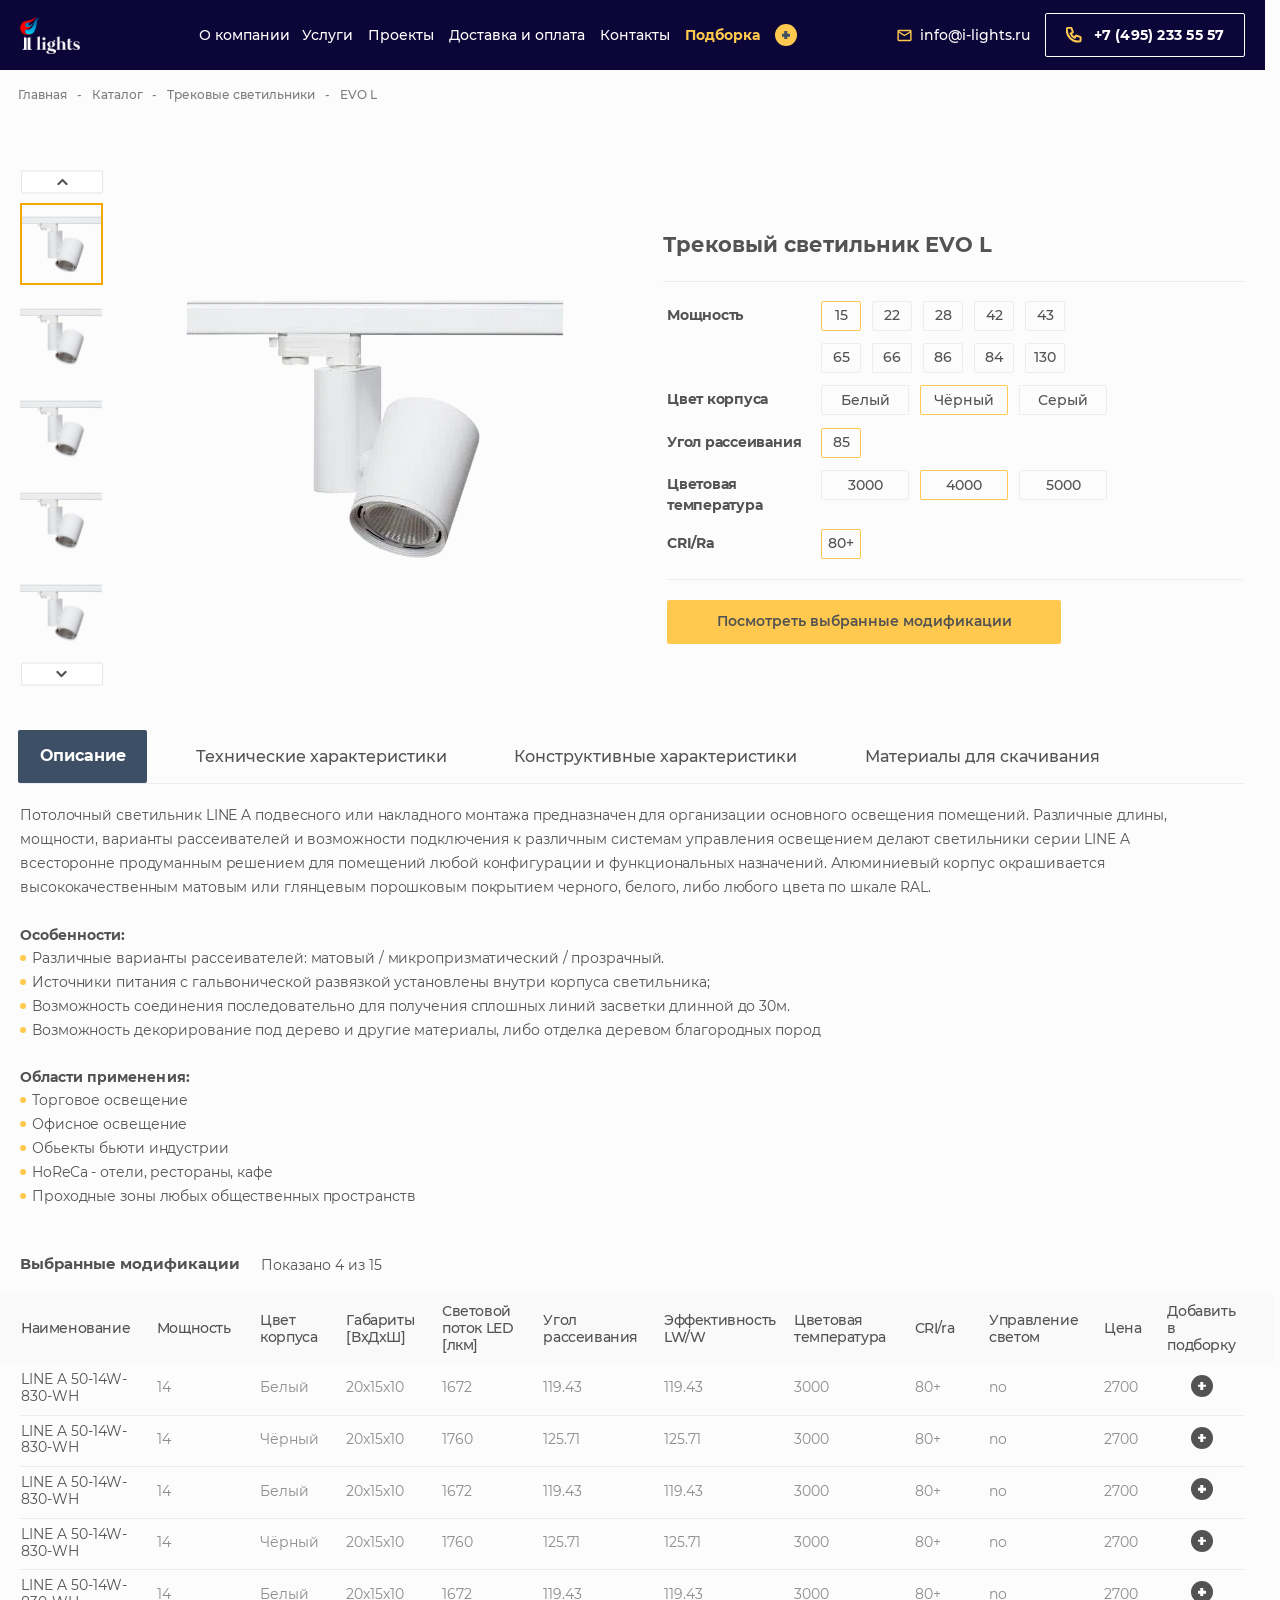
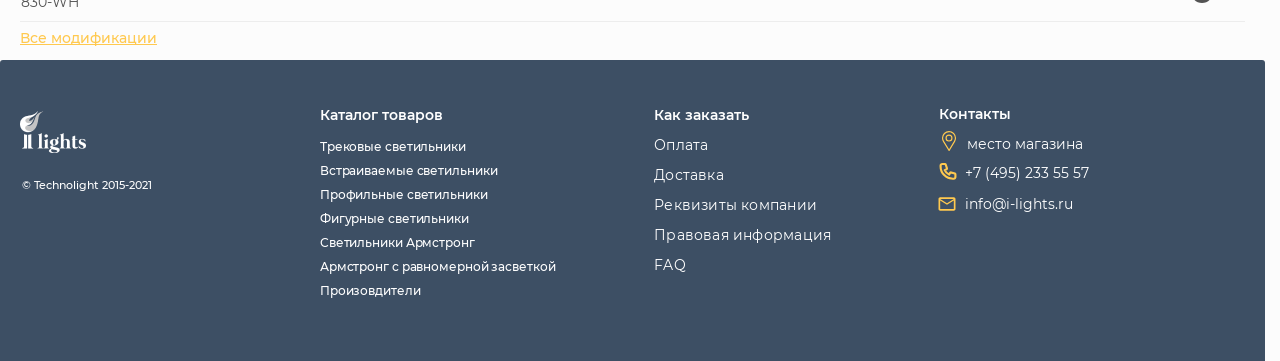
<file: product.html>
<!doctype html>
<html lang="ru">
  <head>
    <meta charset="UTF-8" />
    <meta name="viewport" content="width=device-width, initial-scale=1.0" />
    <meta
      name="description"
      content="I-LIGHTS - Ваш надежный партнер в сфере коммерческого освещения с многолетним опытом. Мы предлагаем профессиональные светотехнические решения для магазинов, офисов и развлекательных объектов. От проектирования до поставки, I-LIGHTS обеспечивает качественное освещение из лучших мировых и Российских брендов, улучшая атмосферу рабочих, торговых и предназначенных для отдыха пространств."
    />

    <link
      rel="stylesheet"
      href="https://cdn.jsdelivr.net/npm/swiper@11/swiper-bundle.min.css"
    />
    <script src="https://cdn.jsdelivr.net/npm/swiper@11/swiper-bundle.min.js"></script>

    <link href="styles/main.min.css" rel="stylesheet" />
    <script src="scripts/main.js" type="module"></script>

    <title>I-LIGHTS - Эффективные решения | О компании</title>
  </head>
  <body class="product">
    <header class="header header--mb">
      <div class="header__inner container">
        <a class="header__logo" href="index.html">
          <img
            class="logo"
            src="./images/logo.webp"
            alt="Логотип сайта I-LIGHTS - Эффективные решения"
            width="75"
            height="48"
          />
        </a>
        <nav class="header__menu">
          <ul class="header__menu-list">
            <li class="header__menu-item">
              <a
                class="header__menu-link header__menu-link current-link"
                href="about-company.html"
                >О&nbsp;компании</a
              >
            </li>
            <li class="header__menu-item">
              <a class="header__menu-link" href="#">Услуги</a>
            </li>
            <li class="header__menu-item">
              <a class="header__menu-link" href="#">Проекты</a>
            </li>
            <li class="header__menu-item">
              <a class="header__menu-link" href="#">Доставка и оплата</a>
            </li>
            <li class="header__menu-item">
              <a class="header__menu-link" href="#">Контакты</a>
            </li>
            <li class="header__menu-item link-icon">
              <a
                class="header__menu-link header__menu-link--big link-icon__inner"
                href="#"
              >
                <span
                  class="link-icon__inner-label link-icon__inner-label--light-yellow"
                >
                  Подборка
                </span>
                <span
                  class="link-icon__inner-icon link-icon__inner-icon--hover-bg cross-button"
                >
                  <span class="cross-icon cross-icon--very-little"></span>
                </span>
              </a>
            </li>
          </ul>
        </nav>
        <address class="header__contacts">
          <ul class="header__contacts-list">
            <li class="header__contacts-item">
              <a class="header__email link-icon" href="mailto:info@i-lights.ru">
                <div class="header__email-inner link-icon__inner">
                  <svg
                    class="link-icon__inner-icon"
                    width="15"
                    height="13"
                    xmlns="http://www.w3.org/2000/svg"
                  >
                    <path
                      fill-rule="evenodd"
                      clip-rule="evenodd"
                      d="M14.58 2.25c0-.78-.63-1.42-1.41-1.42H1.83C1.05.83.42 1.47.42 2.25v8.5c0 .78.63 1.42 1.41 1.42h11.34c.78 0 1.41-.64 1.41-1.42v-8.5Zm-1.41 0L7.5 5.79 1.83 2.25h11.34Zm0 8.5H1.83V3.67L7.5 7.2l5.67-3.54v7.08Z"
                    />
                  </svg>
                  <span class="link-icon__inner-label">info@i-lights.ru</span>
                </div>
              </a>
            </li>
            <li class="header__contacts-item">
              <a
                class="header__tel link-icon button button--dark-blue button--little"
                href="tel:+74952335557"
              >
                <div class="header__tel-inner link-icon__inner">
                  <svg
                    class="link-icon__inner-icon link-icon__inner-icon--stroke"
                    width="16"
                    height="16"
                    xmlns="http://www.w3.org/2000/svg"
                  >
                    <g clip-path="url(#a2)">
                      <path
                        d="M.8 2.33A1.53 1.53 0 0 1 2.33.8h2.52a.77.77 0 0 1 .72.52l1.15 3.45a.77.77 0 0 1-.38.93l-1.73.86a8.47 8.47 0 0 0 4.23 4.23l.86-1.73a.77.77 0 0 1 .93-.38l3.45 1.15a.77.77 0 0 1 .52.72v2.52a1.53 1.53 0 0 1-1.53 1.53h-.77A11.5 11.5 0 0 1 .8 3.1v-.77Z"
                        stroke-width="2"
                        stroke-linecap="round"
                        stroke-linejoin="round"
                      />
                    </g>
                    <defs>
                      <clipPath id="a2"><path d="M0 0h16v16H0z" /></clipPath>
                    </defs>
                  </svg>
                  <span class="link-icon__inner-label">
                    +7 (495) 233 55 57
                  </span>
                </div>
              </a>
            </li>
          </ul>
        </address>
        <button
          class="header__burger-button burger-button reset-button visible-tablet"
          type="button"
          onclick="
            mobileOverlay.showModal();
            document.body.style.overflow = 'hidden';
          "
        >
          <span class="visually-hidden">Открыть навигационное меню</span>
        </button>
      </div>
    </header>
    <main class="content about-company">
      <nav class="breadcrumbs product__breadcrumbs container scrollbar">
        <ol class="breadcrumbs-list product__breadcrumbs-list">
          <li class="breadcrumbs-item">
            <a class="breadcrumbs-link" href="index.html"> Главная </a>
          </li>
          <li class="breadcrumbs-item">
            <a class="breadcrumbs-link" href="catalog.html"> Каталог </a>
          </li>
          <li class="breadcrumbs-item">
            <a class="breadcrumbs-link" href="catalog.html">
              Трековые светильники
            </a>
          </li>
          <li class="breadcrumbs-item">
            <a class="breadcrumbs-link" href="product.html"> EVO L </a>
          </li>
        </ol>
      </nav>
      <section class="product__section container">
        <header id="product-name" class="product__section-header">
          <h1 class="product__section-header-heading">
            Трековый светильник EVO L
          </h1>
        </header>
        <div
          class="product__slider swiper"
          data-js-slider-swiper
          data-js-slider-swiper-alt
        >
          <div class="product__slider-actions">
            <button
              class="product__slider-next button button--light swiper-button-next"
              data-js-slider-previous-button
            >
              <svg
                width="7"
                height="11"
                fill="none"
                xmlns="http://www.w3.org/2000/svg"
              >
                <path
                  fill-rule="evenodd"
                  clip-rule="evenodd"
                  d="M0 5.5 5.5 0 7 1.5l-4 4 4 4L5.4 11 0 5.5Z"
                  fill="#fff"
                />
              </svg>
            </button>
            <div
              class="product__slider-thumb-group swiper"
              data-js-slider-thumbs
            >
              <div class="product__slider-thumb-group-inner swiper-wrapper">
                <div class="product__slider-thumb swiper-slide">
                  <img
                    class="product__slider-thumb-image"
                    src="images/products/EVO-L.webp"
                    width="383"
                    height="378"
                    alt="Трековый светильник EVO L"
                  />
                </div>
                <div class="product__slider-thumb swiper-slide">
                  <img
                    class="product__slider-thumb-image"
                    src="images/products/EVO-L.webp"
                    width="383"
                    height="378"
                    alt="Трековый светильник EVO L"
                  />
                </div>
                <div class="product__slider-thumb swiper-slide">
                  <img
                    class="product__slider-thumb-image"
                    src="images/products/EVO-L.webp"
                    width="383"
                    height="378"
                    alt="Трековый светильник EVO L"
                  />
                </div>
                <div class="product__slider-thumb swiper-slide">
                  <img
                    class="product__slider-thumb-image"
                    src="images/products/EVO-L.webp"
                    width="383"
                    height="378"
                    alt="Трековый светильник EVO L"
                  />
                </div>
                <div class="product__slider-thumb swiper-slide">
                  <img
                    class="product__slider-thumb-image"
                    src="images/products/EVO-L.webp"
                    width="383"
                    height="378"
                    alt="Трековый светильник EVO L"
                  />
                </div>
                <div class="product__slider-thumb swiper-slide">
                  <img
                    class="product__slider-thumb-image"
                    src="images/products/EVO-L.webp"
                    width="383"
                    height="378"
                    alt="Трековый светильник EVO L"
                  />
                </div>
              </div>
            </div>
            <button
              class="product__slider-prev button button--light swiper-button-prev"
              data-js-slider-next-button
            >
              <svg
                width="7"
                height="11"
                fill="none"
                xmlns="http://www.w3.org/2000/svg"
              >
                <path
                  fill-rule="evenodd"
                  clip-rule="evenodd"
                  d="M0 5.5 5.5 0 7 1.5l-4 4 4 4L5.4 11 0 5.5Z"
                  fill="#fff"
                />
              </svg>
            </button>
          </div>
          <div class="product__slider-slide-group swiper-wrapper">
            <div class="product__slider-slide swiper-slide">
              <div class="product__image">
                <img
                  class="product__image-content"
                  src="images/products/EVO-L.webp"
                  width="383"
                  height="378"
                  alt="Трековый светильник EVO L"
                />
              </div>
            </div>
            <div class="product__slider-slide swiper-slide">
              <div class="product__image">
                <img
                  class="product__image-content"
                  src="images/products/EVO-L.webp"
                  width="383"
                  height="378"
                  alt="Трековый светильник EVO L"
                />
              </div>
            </div>
            <div class="product__slider-slide swiper-slide">
              <div class="product__image">
                <img
                  class="product__image-content"
                  src="images/products/EVO-L.webp"
                  width="383"
                  height="378"
                  alt="Трековый светильник EVO L"
                />
              </div>
            </div>
            <div class="product__slider-slide swiper-slide">
              <div class="product__image">
                <img
                  class="product__image-content"
                  src="images/products/EVO-L.webp"
                  width="383"
                  height="378"
                  alt="Трековый светильник EVO L"
                />
              </div>
            </div>
            <div class="product__slider-slide swiper-slide">
              <div class="product__image">
                <img
                  class="product__image-content"
                  src="images/products/EVO-L.webp"
                  width="383"
                  height="378"
                  alt="Трековый светильник EVO L"
                />
              </div>
            </div>
            <div class="product__slider-slide swiper-slide">
              <div class="product__image">
                <img
                  class="product__image-content"
                  src="images/products/EVO-L.webp"
                  width="383"
                  height="378"
                  alt="Трековый светильник EVO L"
                />
              </div>
            </div>
          </div>
        </div>
        <form class="product__modifications">
          <fieldset class="product__group">
            <legend class="visually-hidden">Мощность</legend>
            <span class="product__group-description" aria-hidden="true"
              >Мощность</span
            >
            <div class="product__group-option">
              <label class="product__checkbox">
                <input
                  class="product__checkbox-control"
                  type="checkbox"
                  name="power"
                  value="15"
                  checked
                />
                <span class="product__checkbox-description"> 15 </span>
              </label>
              <label class="product__checkbox">
                <input
                  class="product__checkbox-control"
                  type="checkbox"
                  name="power"
                  value="22"
                />
                <span class="product__checkbox-description"> 22 </span>
              </label>
              <label class="product__checkbox">
                <input
                  class="product__checkbox-control"
                  type="checkbox"
                  name="power"
                  value="28"
                />
                <span class="product__checkbox-description"> 28 </span>
              </label>
              <label class="product__checkbox">
                <input
                  class="product__checkbox-control"
                  type="checkbox"
                  name="power"
                  value="42"
                />
                <span class="product__checkbox-description"> 42 </span>
              </label>
              <label class="product__checkbox">
                <input
                  class="product__checkbox-control"
                  type="checkbox"
                  name="power"
                  value="43"
                />
                <span class="product__checkbox-description"> 43 </span>
              </label>
              <label class="product__checkbox">
                <input
                  class="product__checkbox-control"
                  type="checkbox"
                  name="power"
                  value="65"
                />
                <span class="product__checkbox-description"> 65 </span>
              </label>
              <label class="product__checkbox">
                <input
                  class="product__checkbox-control"
                  type="checkbox"
                  name="power"
                  value="66"
                />
                <span class="product__checkbox-description"> 66 </span>
              </label>
              <label class="product__checkbox">
                <input
                  class="product__checkbox-control"
                  type="checkbox"
                  name="power"
                  value="86"
                />
                <span class="product__checkbox-description"> 86 </span>
              </label>
              <label class="product__checkbox">
                <input
                  class="product__checkbox-control"
                  type="checkbox"
                  name="power"
                  value="84"
                />
                <span class="product__checkbox-description"> 84 </span>
              </label>
              <label class="product__checkbox">
                <input
                  class="product__checkbox-control"
                  type="checkbox"
                  name="power"
                  value="130"
                />
                <span class="product__checkbox-description"> 130 </span>
              </label>
            </div>
          </fieldset>
          <fieldset class="product__group">
            <legend class="visually-hidden">Цвет корпуса</legend>
            <span class="product__group-description" aria-hidden="true"
              >Цвет корпуса</span
            >
            <div class="product__group-option">
              <label class="product__checkbox product__checkbox--wide">
                <input
                  class="product__checkbox-control"
                  type="checkbox"
                  name="color"
                  value="white"
                />
                <span class="product__checkbox-description"> Белый </span>
              </label>
              <label class="product__checkbox product__checkbox--wide">
                <input
                  class="product__checkbox-control"
                  type="checkbox"
                  name="color"
                  value="black"
                  checked
                />
                <span class="product__checkbox-description"> Чёрный </span>
              </label>
              <label class="product__checkbox product__checkbox--wide">
                <input
                  class="product__checkbox-control"
                  type="checkbox"
                  name="color"
                  value="gray"
                />
                <span class="product__checkbox-description"> Серый </span>
              </label>
            </div>
          </fieldset>
          <fieldset class="product__group">
            <legend class="visually-hidden">Угол рассеивания</legend>
            <span class="product__group-description" aria-hidden="true"
              >Угол рассеивания</span
            >
            <div class="product__group-option">
              <label class="product__checkbox">
                <input
                  class="product__checkbox-control"
                  type="checkbox"
                  name="power"
                  value="85"
                  checked
                />
                <span class="product__checkbox-description"> 85 </span>
              </label>
            </div>
          </fieldset>
          <fieldset class="product__group">
            <legend class="visually-hidden">Цветовая температура</legend>
            <span class="product__group-description" aria-hidden="true"
              >Цветовая температура</span
            >
            <div class="product__group-option">
              <label class="product__checkbox product__checkbox--wide">
                <input
                  class="product__checkbox-control"
                  type="checkbox"
                  name="color-temp"
                  value="3000"
                />
                <span class="product__checkbox-description"> 3000 </span>
              </label>
              <label class="product__checkbox product__checkbox--wide">
                <input
                  class="product__checkbox-control"
                  type="checkbox"
                  name="color-temp"
                  value="4000"
                  checked
                />
                <span class="product__checkbox-description"> 4000 </span>
              </label>
              <label class="product__checkbox product__checkbox--wide">
                <input
                  class="product__checkbox-control"
                  type="checkbox"
                  name="color-temp"
                  value="5000"
                />
                <span class="product__checkbox-description"> 5000 </span>
              </label>
            </div>
          </fieldset>
          <fieldset class="product__group">
            <legend class="visually-hidden">CRI/Ra</legend>
            <span class="product__group-description" aria-hidden="true"
              >CRI/Ra</span
            >
            <div class="product__group-option">
              <label class="product__checkbox">
                <input
                  class="product__checkbox-control"
                  type="checkbox"
                  name="cri-ra"
                  value="80+"
                  checked
                />
                <span class="product__checkbox-description"> 80+ </span>
              </label>
            </div>
          </fieldset>
          <button
            class="product__view-button button button--light-orange reset-button"
          >
            Посмотреть выбранные модификации
          </button>
        </form>
      </section>
      <div
        class="product__tabs tabs tabs--little-buttons container hidden-tablet"
        data-js-tabs
      >
        <h2
          class="visually-hidden"
          id="services-category-heading"
          aria-describedby="product-name"
        >
          Категории описания товара
        </h2>
        <header class="tabs__header">
          <div
            class="tabs__buttons"
            role="tablist"
            aria-labelledby="services-category-heading"
          >
            <button
              class="tabs__button button reset-button is-active"
              id="tab-1"
              data-js-tabs-button
              tabindex="0"
              type="button"
              role="tab"
              aria-controls="tabpanel-1"
              aria-selected="true"
            >
              Описание
            </button>
            <button
              class="tabs__button reset-button"
              id="tab-2"
              data-js-tabs-button
              tabindex="-1"
              type="button"
              role="tab"
              aria-controls="tabpanel-2"
              aria-selected="false"
            >
              Технические характеристики
            </button>
            <button
              class="tabs__button reset-button"
              id="tab-3"
              data-js-tabs-button
              tabindex="-1"
              type="button"
              role="tab"
              aria-controls="tabpanel-3"
              aria-selected="false"
            >
              Конструктивные характеристики
            </button>
            <button
              class="tabs__button reset-button"
              id="tab-4"
              data-js-tabs-button
              tabindex="-1"
              type="button"
              role="tab"
              aria-controls="tabpanel-4"
              aria-selected="false"
            >
              Материалы для скачивания
            </button>
          </div>
        </header>
        <div class="tabs__body tabs__body--with-padding">
          <div
            class="tabs__content is-active cms-container"
            id="tabpanel-1"
            data-js-tabs-content
            role="tabpanel"
            aria-labelledby="tab-1"
            tabindex="0"
          >
            <p>
              Потолочный светильник LINE A подвесного или накладного монтажа
              предназначен для организации основного освещения помещений.
              Различные длины, мощности, варианты рассеивателей и возможности
              подключения к различным системам управления освещением делают
              светильники серии LINE A всесторонне продуманным решением для
              помещений любой конфигурации и функциональных назначений.
              Алюминиевый корпус окрашивается высококачественным матовым или
              глянцевым порошковым покрытием черного, белого, либо любого цвета
              по шкале RAL.
            </p>
            <b>Особенности:</b>
            <ul>
              <li>
                Различные варианты рассеивателей: матовый / микропризматический
                / прозрачный.
              </li>
              <li>
                Источники питания с гальвонической развязкой установлены внутри
                корпуса светильника;
              </li>
              <li>
                Возможность соединения последовательно для получения сплошных
                линий засветки длинной до 30м.
              </li>
              <li>
                Возможность декорирование под дерево и другие материалы, либо
                отделка деревом благородных пород
              </li>
            </ul>
            <b>Области применения:</b>
            <ul>
              <li>Торговое освещение</li>
              <li>Офисное освещение</li>
              <li>Обьекты бьюти индустрии</li>
              <li>HoReCa - отели, рестораны, кафе</li>
              <li>Проходные зоны любых общественных пространств</li>
            </ul>
          </div>
          <div
            class="tabs__content cms-container"
            id="tabpanel-2"
            data-js-tabs-content
            role="tabpanel"
            aria-labelledby="tab-2"
            tabindex="0"
          >
            Lorem ipsum, dolor sit amet consectetur adipisicing elit. Quod id
            esse, assumenda dolore aperiam amet fugit suscipit animi veritatis
            dignissimos blanditiis aspernatur consectetur minus iste, atque
            tempora. Dolor, soluta praesentium.
          </div>
          <div
            class="tabs__content cms-container"
            id="tabpanel-3"
            data-js-tabs-content
            role="tabpanel"
            aria-labelledby="tab-3"
            tabindex="0"
          >
            Lorem ipsum, dolor sit amet consectetur adipisicing elit. Quod id
            esse, assumenda dolore aperiam amet fugit suscipit animi veritatis
            dignissimos blanditiis aspernatur consectetur minus iste, atque
            tempora. Dolor, soluta praesentium. Lorem ipsum, dolor sit amet
            consectetur adipisicing elit. Quod id esse, assumenda dolore aperiam
            amet fugit suscipit animi veritatis dignissimos blanditiis
            aspernatur consectetur minus iste, atque tempora. Dolor, soluta
            praesentium.
          </div>
          <div
            class="tabs__content cms-container"
            id="tabpanel-4"
            data-js-tabs-content
            role="tabpanel"
            aria-labelledby="tab-4"
            tabindex="0"
          >
            Lorem ipsum, dolor sit amet consectetur adipisicing elit. Quod id
            esse, assumenda dolore aperiam amet fugit suscipit animi veritatis
            dignissimos blanditiis aspernatur consectetur minus iste, atque
            tempora. Dolor, soluta praesentium. Lorem ipsum, dolor sit amet
            consectetur adipisicing elit. Quod id esse, assumenda dolore aperiam
            amet fugit suscipit animi veritatis dignissimos blanditiis
            aspernatur consectetur minus iste, atque tempora. Dolor, soluta
            praesentium. Lorem ipsum, dolor sit amet consectetur adipisicing
            elit. Quod id esse, assumenda dolore aperiam amet fugit suscipit
            animi veritatis dignissimos blanditiis aspernatur consectetur minus
            iste, atque tempora. Dolor, soluta praesentium.
          </div>
        </div>
      </div>
      <div class="product__accordion-list container visible-tablet">
        <div class="accordion">
          <details class="accordion__details" name="product-desct" open>
            <summary class="accordion__summary">
              <h2 class="accordion__heading h3">
                <span role="term" aria-details="faq-1"> Описание </span>
              </h2>
              <svg
                class="accordion__icon"
                xmlns="http://www.w3.org/2000/svg"
                width="11"
                height="7"
                fill="none"
              >
                <path
                  fill="#FFC94F"
                  fill-rule="evenodd"
                  d="M5.5 0 11 5.5 9.5 7l-4-4-4 4L0 5.4 5.5 0Z"
                  clip-rule="evenodd"
                />
              </svg>
            </summary>
          </details>
          <div class="accordion__content" id="faq-1" role="definition">
            <div class="accordion__content-inner">
              <div class="accordion__content-body cms-container">
                <p>
                  Потолочный светильник LINE A подвесного или накладного монтажа
                  предназначен для организации основного освещения помещений.
                  Различные длины, мощности, варианты рассеивателей и
                  возможности подключения к различным системам управления
                  освещением делают светильники серии LINE A всесторонне
                  продуманным решением для помещений любой конфигурации и
                  функциональных назначений. Алюминиевый корпус окрашивается
                  высококачественным матовым или глянцевым порошковым покрытием
                  черного, белого, либо любого цвета по шкале RAL.
                </p>
                <b>Особенности:</b>
                <ul>
                  <li>
                    Различные варианты рассеивателей: матовый /
                    микропризматический / прозрачный.
                  </li>
                  <li>
                    Источники питания с гальвонической развязкой установлены
                    внутри корпуса светильника;
                  </li>
                  <li>
                    Возможность соединения последовательно для получения
                    сплошных линий засветки длинной до 30м.
                  </li>
                  <li>
                    Возможность декорирование под дерево и другие материалы,
                    либо отделка деревом благородных пород
                  </li>
                </ul>
                <b>Области применения:</b>
                <ul>
                  <li>Торговое освещение</li>
                  <li>Офисное освещение</li>
                  <li>Обьекты бьюти индустрии</li>
                  <li>HoReCa - отели, рестораны, кафе</li>
                  <li>Проходные зоны любых общественных пространств</li>
                </ul>
              </div>
            </div>
          </div>
        </div>
        <div class="accordion">
          <details class="accordion__details" name="product-desct" open>
            <summary class="accordion__summary">
              <h2 class="accordion__heading h3">
                <span role="term" aria-details="faq-2">
                  Технические характеристики
                </span>
              </h2>
              <svg
                class="accordion__icon"
                xmlns="http://www.w3.org/2000/svg"
                width="11"
                height="7"
                fill="none"
              >
                <path
                  fill="#FFC94F"
                  fill-rule="evenodd"
                  d="M5.5 0 11 5.5 9.5 7l-4-4-4 4L0 5.4 5.5 0Z"
                  clip-rule="evenodd"
                />
              </svg>
            </summary>
          </details>
          <div class="accordion__content" id="faq-2" role="definition">
            <div class="accordion__content-inner">
              <div class="accordion__content-body cms-container">
                <p>Мы ценим Ваше время, поэтому, коротко о главном.</p>
                <p>
                  Наша компания была образована с целью предложить Российскому
                  рынку профессиональные светотехнические решения для освещения
                  магазинов, офисов и объектов общественно-развлекательного
                  назначения. Сегодня мы поставляем осветительное оборудование
                  различных ценовых категорий из стран Юго-Восточной Азии и
                  Европы, а так же являемся дистрибьюторами лучших Российских
                  производителей. А среди наших клиентов, сетевые и частные
                  магазины одежды и обуви, продуктовые магазины, торговые и
                  офисные центры, представители индустрии красоты и здоровья,
                  кафе, рестораны, отели, коттеджные поселки и частные
                  заказчики.
                </p>
                <p>
                  Мы предоставляем полный комплекс услуг в освещении от идеи до
                  поставки: проектируем, подбираем оборудование, разрабатываем
                  концепцию освещения и осуществляем поставку.
                </p>
                <p>
                  Основная наша специализация - это коммерческое освещение, т.е.
                  поставки освещения для тех мест, где люди работают, занимаются
                  спортом, совершают покупки, проводят досуг и отдыхают. А
                  стилистические направления, которые мы охватываем начинаются
                  со специальных светильников для функционального использования
                  и доходят до дизайнерских светильников от всемирно известных
                  производителей.
                </p>
              </div>
            </div>
          </div>
        </div>
        <div class="accordion">
          <details class="accordion__details" name="product-desct" open>
            <summary class="accordion__summary">
              <h2 class="accordion__heading h3">
                <span role="term" aria-details="faq-3">
                  Конструктивные характеристики
                </span>
              </h2>
              <svg
                class="accordion__icon"
                xmlns="http://www.w3.org/2000/svg"
                width="11"
                height="7"
                fill="none"
              >
                <path
                  fill="#FFC94F"
                  fill-rule="evenodd"
                  d="M5.5 0 11 5.5 9.5 7l-4-4-4 4L0 5.4 5.5 0Z"
                  clip-rule="evenodd"
                />
              </svg>
            </summary>
          </details>
          <div class="accordion__content" id="faq-3" role="definition">
            <div class="accordion__content-inner">
              <div class="accordion__content-body cms-container">
                <p>Мы ценим Ваше время, поэтому, коротко о главном.</p>
                <p>
                  Наша компания была образована с целью предложить Российскому
                  рынку профессиональные светотехнические решения для освещения
                  магазинов, офисов и объектов общественно-развлекательного
                  назначения. Сегодня мы поставляем осветительное оборудование
                  различных ценовых категорий из стран Юго-Восточной Азии и
                  Европы, а так же являемся дистрибьюторами лучших Российских
                  производителей. А среди наших клиентов, сетевые и частные
                  магазины одежды и обуви, продуктовые магазины, торговые и
                  офисные центры, представители индустрии красоты и здоровья,
                  кафе, рестораны, отели, коттеджные поселки и частные
                  заказчики.
                </p>
                <p>
                  Мы предоставляем полный комплекс услуг в освещении от идеи до
                  поставки: проектируем, подбираем оборудование, разрабатываем
                  концепцию освещения и осуществляем поставку.
                </p>
                <p>
                  Основная наша специализация - это коммерческое освещение, т.е.
                  поставки освещения для тех мест, где люди работают, занимаются
                  спортом, совершают покупки, проводят досуг и отдыхают. А
                  стилистические направления, которые мы охватываем начинаются
                  со специальных светильников для функционального использования
                  и доходят до дизайнерских светильников от всемирно известных
                  производителей.
                </p>
              </div>
            </div>
          </div>
        </div>
        <div class="accordion">
          <details class="accordion__details" name="product-desct" open>
            <summary class="accordion__summary">
              <h2 class="accordion__heading h3">
                <span role="term" aria-details="faq-4">
                  Материалы для скачивания
                </span>
              </h2>
              <svg
                class="accordion__icon"
                xmlns="http://www.w3.org/2000/svg"
                width="11"
                height="7"
                fill="none"
              >
                <path
                  fill="#FFC94F"
                  fill-rule="evenodd"
                  d="M5.5 0 11 5.5 9.5 7l-4-4-4 4L0 5.4 5.5 0Z"
                  clip-rule="evenodd"
                />
              </svg>
            </summary>
          </details>
          <div class="accordion__content" id="faq-4" role="definition">
            <div class="accordion__content-inner">
              <div class="accordion__content-body cms-container">
                <p>Мы ценим Ваше время, поэтому, коротко о главном.</p>
                <p>
                  Наша компания была образована с целью предложить Российскому
                  рынку профессиональные светотехнические решения для освещения
                  магазинов, офисов и объектов общественно-развлекательного
                  назначения. Сегодня мы поставляем осветительное оборудование
                  различных ценовых категорий из стран Юго-Восточной Азии и
                  Европы, а так же являемся дистрибьюторами лучших Российских
                  производителей. А среди наших клиентов, сетевые и частные
                  магазины одежды и обуви, продуктовые магазины, торговые и
                  офисные центры, представители индустрии красоты и здоровья,
                  кафе, рестораны, отели, коттеджные поселки и частные
                  заказчики.
                </p>
                <p>
                  Мы предоставляем полный комплекс услуг в освещении от идеи до
                  поставки: проектируем, подбираем оборудование, разрабатываем
                  концепцию освещения и осуществляем поставку.
                </p>
                <p>
                  Основная наша специализация - это коммерческое освещение, т.е.
                  поставки освещения для тех мест, где люди работают, занимаются
                  спортом, совершают покупки, проводят досуг и отдыхают. А
                  стилистические направления, которые мы охватываем начинаются
                  со специальных светильников для функционального использования
                  и доходят до дизайнерских светильников от всемирно известных
                  производителей.
                </p>
              </div>
            </div>
          </div>
        </div>
      </div>
      <section class="product__filter container">
        <header class="product__filter-header">
          <h2 class="product__filter-heading h3">Выбранные модификации</h2>
          <p class="product__filter-info hidden-desktop-s">Показано 4 из 15</p>
        </header>
        <form class="product__filter-form">
          <table class="product__filter-table hidden-desktop-s">
            <thead class="product__filter-table-headings">
              <tr>
                <th>Наименование</th>
                <th>Мощность</th>
                <th>Цвет корпуса</th>
                <th>Габариты [ВxДxШ]</th>
                <th>Световой поток LED [лкм]</th>
                <th>Угол рассеивания</th>
                <th>Эффективность LW/W</th>
                <th>Цветовая температура</th>
                <th>CRI/ra</th>
                <th>Управление светом</th>
                <th>Цена</th>
                <th>Добавить в подборку</th>
              </tr>
            </thead>
            <tbody>
              <tr>
                <td>LINE A 50-14W-830-WH</td>
                <td>14</td>
                <td>Белый</td>
                <td>20х15х10</td>
                <td>1672</td>
                <td>119.43</td>
                <td>119.43</td>
                <td>3000</td>
                <td>80+</td>
                <td>no</td>
                <td>2700</td>
                <td>
                  <button
                    class="product__filter-button reset-button cross-icon cross-icon--very-little"
                    type="submit"
                    aria-label="Добавить в подборку"
                  >
                    <input type="hidden" name="product_id" value="1" />
                  </button>
                </td>
              </tr>
              <tr>
                <td>LINE A 50-14W-830-WH</td>
                <td>14</td>
                <td>Чёрный</td>
                <td>20х15х10</td>
                <td>1760</td>
                <td>125.71</td>
                <td>125.71</td>
                <td>3000</td>
                <td>80+</td>
                <td>no</td>
                <td>2700</td>
                <td>
                  <button
                    class="product__filter-button reset-button cross-icon cross-icon--very-little"
                    type="submit"
                    aria-label="Добавить в подборку"
                  >
                    <input type="hidden" name="product_id" value="2" />
                  </button>
                </td>
              </tr>
              <tr>
                <td>LINE A 50-14W-830-WH</td>
                <td>14</td>
                <td>Белый</td>
                <td>20х15х10</td>
                <td>1672</td>
                <td>119.43</td>
                <td>119.43</td>
                <td>3000</td>
                <td>80+</td>
                <td>no</td>
                <td>2700</td>
                <td>
                  <button
                    class="product__filter-button reset-button cross-icon cross-icon--very-little"
                    type="submit"
                    aria-label="Добавить в подборку"
                  >
                    <input type="hidden" name="product_id" value="3" />
                  </button>
                </td>
              </tr>
              <tr>
                <td>LINE A 50-14W-830-WH</td>
                <td>14</td>
                <td>Чёрный</td>
                <td>20х15х10</td>
                <td>1760</td>
                <td>125.71</td>
                <td>125.71</td>
                <td>3000</td>
                <td>80+</td>
                <td>no</td>
                <td>2700</td>
                <td>
                  <button
                    class="product__filter-button reset-button cross-icon cross-icon--very-little"
                    type="submit"
                    aria-label="Добавить в подборку"
                  >
                    <input type="hidden" name="product_id" value="4" />
                  </button>
                </td>
              </tr>
              <tr>
                <td>LINE A 50-14W-830-WH</td>
                <td>14</td>
                <td>Белый</td>
                <td>20х15х10</td>
                <td>1672</td>
                <td>119.43</td>
                <td>119.43</td>
                <td>3000</td>
                <td>80+</td>
                <td>no</td>
                <td>2700</td>
                <td>
                  <button
                    class="product__filter-button reset-button cross-icon cross-icon--very-little"
                    type="submit"
                    aria-label="Добавить в подборку"
                  >
                    <input type="hidden" name="product_id" value="5" />
                  </button>
                </td>
              </tr>
            </tbody>
          </table>
          <div class="product__filter-accordions visible-desktop-s">
            <div class="accordion accordion--with-table-data">
              <details
                class="accordion__details"
                name="product-accordion-desc"
                open
              >
                <summary class="accordion__summary">
                  <h3 class="accordion__heading">
                    <span role="term" aria-details="desc-2">
                      LINE A 50-14W-830-WH
                    </span>
                  </h3>
                  <svg
                    class="accordion__icon"
                    xmlns="http://www.w3.org/2000/svg"
                    width="11"
                    height="7"
                    fill="none"
                  >
                    <path
                      fill="#FFC94F"
                      fill-rule="evenodd"
                      d="M5.5 0 11 5.5 9.5 7l-4-4-4 4L0 5.4 5.5 0Z"
                      clip-rule="evenodd"
                    />
                  </svg>
                </summary>
              </details>
              <div class="accordion__content" id="desc-2" role="definition">
                <div class="accordion__content-inner">
                  <div class="accordion__content-body">
                    <dl class="accordion__data">
                      <div class="accordion__data-container">
                        <dt class="accordion__data-term">Мощность</dt>
                        <dd class="accordion__data-definition">14</dd>
                      </div>
                      <div class="accordion__data-container">
                        <dt class="accordion__data-term">Цвет корпуса</dt>
                        <dd class="accordion__data-definition">Белый</dd>
                      </div>
                      <div class="accordion__data-container">
                        <dt class="accordion__data-term">Габариты [ВxДxШ]</dt>
                        <dd class="accordion__data-definition">20х15х10</dd>
                      </div>
                      <div class="accordion__data-container">
                        <dt class="accordion__data-term">
                          Световой поток LED [лкм]
                        </dt>
                        <dd class="accordion__data-definition">1672</dd>
                      </div>
                      <div class="accordion__data-container">
                        <dt class="accordion__data-term">Угол рассеивания</dt>
                        <dd class="accordion__data-definition">119.43</dd>
                      </div>
                      <div class="accordion__data-container">
                        <dt class="accordion__data-term">Эфективность LW/W</dt>
                        <dd class="accordion__data-definition">180.75</dd>
                      </div>
                      <div class="accordion__data-container">
                        <dt class="accordion__data-term">
                          Цветовая температура
                        </dt>
                        <dd class="accordion__data-definition">3000</dd>
                      </div>
                      <div class="accordion__data-container">
                        <dt class="accordion__data-term">CRI/Ra</dt>
                        <dd class="accordion__data-definition">80+</dd>
                      </div>
                      <div class="accordion__data-container">
                        <dt class="accordion__data-term">Управление светом</dt>
                        <dd class="accordion__data-definition">no</dd>
                      </div>
                    </dl>
                  </div>
                  <div class="accordion__content-footer">
                    <dl
                      class="accordion__data-container accordion__data-container--big-text"
                    >
                      <dt class="accordion__data-term">Цена</dt>
                      <dd class="accordion__data-definition">2600</dd>
                    </dl>
                    <button
                      class="product__filter-button product__filter-button--with-text reset-button"
                      type="submit"
                    >
                      <span class="product__filter-button-text">
                        Добавить <br class="visible-mobile" />в подборку
                      </span>
                      <span
                        class="mobile-overlay__link-icon link-icon__inner-icon link-icon__inner-icon--hover-bg cross-button"
                      >
                        <span class="cross-icon cross-icon--very-little"></span>
                      </span>
                      <input type="hidden" name="product_id" value="1" />
                    </button>
                  </div>
                </div>
              </div>
            </div>
            <div class="accordion accordion--with-table-data">
              <details
                class="accordion__details"
                name="product-accordion-desc"
                open
              >
                <summary class="accordion__summary">
                  <h3 class="accordion__heading">
                    <span role="term" aria-details="desc-3">
                      LINE A 50-14W-830-WH
                    </span>
                  </h3>
                  <svg
                    class="accordion__icon"
                    xmlns="http://www.w3.org/2000/svg"
                    width="11"
                    height="7"
                    fill="none"
                  >
                    <path
                      fill="#FFC94F"
                      fill-rule="evenodd"
                      d="M5.5 0 11 5.5 9.5 7l-4-4-4 4L0 5.4 5.5 0Z"
                      clip-rule="evenodd"
                    />
                  </svg>
                </summary>
              </details>
              <div class="accordion__content" id="desc-3" role="definition">
                <div class="accordion__content-inner">
                  <div class="accordion__content-body">
                    <dl class="accordion__data">
                      <div class="accordion__data-container">
                        <dt class="accordion__data-term">Мощность</dt>
                        <dd class="accordion__data-definition">14</dd>
                      </div>
                      <div class="accordion__data-container">
                        <dt class="accordion__data-term">Цвет корпуса</dt>
                        <dd class="accordion__data-definition">Белый</dd>
                      </div>
                      <div class="accordion__data-container">
                        <dt class="accordion__data-term">Габариты [ВxДxШ]</dt>
                        <dd class="accordion__data-definition">20х15х10</dd>
                      </div>
                      <div class="accordion__data-container">
                        <dt class="accordion__data-term">
                          Световой поток LED [лкм]
                        </dt>
                        <dd class="accordion__data-definition">1672</dd>
                      </div>
                      <div class="accordion__data-container">
                        <dt class="accordion__data-term">Угол рассеивания</dt>
                        <dd class="accordion__data-definition">119.43</dd>
                      </div>
                      <div class="accordion__data-container">
                        <dt class="accordion__data-term">Эфективность LW/W</dt>
                        <dd class="accordion__data-definition">180.75</dd>
                      </div>
                      <div class="accordion__data-container">
                        <dt class="accordion__data-term">
                          Цветовая температура
                        </dt>
                        <dd class="accordion__data-definition">3000</dd>
                      </div>
                      <div class="accordion__data-container">
                        <dt class="accordion__data-term">CRI/Ra</dt>
                        <dd class="accordion__data-definition">80+</dd>
                      </div>
                      <div class="accordion__data-container">
                        <dt class="accordion__data-term">Управление светом</dt>
                        <dd class="accordion__data-definition">no</dd>
                      </div>
                    </dl>
                  </div>
                  <div class="accordion__content-footer">
                    <dl
                      class="accordion__data-container accordion__data-container--big-text"
                    >
                      <dt class="accordion__data-term">Цена</dt>
                      <dd class="accordion__data-definition">2600</dd>
                    </dl>
                    <button
                      class="product__filter-button product__filter-button--with-text reset-button"
                      type="submit"
                    >
                      <span class="product__filter-button-text">
                        Добавить <br class="visible-mobile" />в подборку
                      </span>
                      <span
                        class="mobile-overlay__link-icon link-icon__inner-icon link-icon__inner-icon--hover-bg cross-button"
                      >
                        <span class="cross-icon cross-icon--very-little"></span>
                      </span>
                      <input type="hidden" name="product_id" value="1" />
                    </button>
                  </div>
                </div>
              </div>
            </div>
            <div class="accordion accordion--with-table-data">
              <details
                class="accordion__details"
                name="product-accordion-desc"
                open
              >
                <summary class="accordion__summary">
                  <h3 class="accordion__heading">
                    <span role="term" aria-details="desc-4">
                      LINE A 50-14W-830-WH
                    </span>
                  </h3>
                  <svg
                    class="accordion__icon"
                    xmlns="http://www.w3.org/2000/svg"
                    width="11"
                    height="7"
                    fill="none"
                  >
                    <path
                      fill="#FFC94F"
                      fill-rule="evenodd"
                      d="M5.5 0 11 5.5 9.5 7l-4-4-4 4L0 5.4 5.5 0Z"
                      clip-rule="evenodd"
                    />
                  </svg>
                </summary>
              </details>
              <div class="accordion__content" id="desc-4" role="definition">
                <div class="accordion__content-inner">
                  <div class="accordion__content-body">
                    <dl class="accordion__data">
                      <div class="accordion__data-container">
                        <dt class="accordion__data-term">Мощность</dt>
                        <dd class="accordion__data-definition">14</dd>
                      </div>
                      <div class="accordion__data-container">
                        <dt class="accordion__data-term">Цвет корпуса</dt>
                        <dd class="accordion__data-definition">Белый</dd>
                      </div>
                      <div class="accordion__data-container">
                        <dt class="accordion__data-term">Габариты [ВxДxШ]</dt>
                        <dd class="accordion__data-definition">20х15х10</dd>
                      </div>
                      <div class="accordion__data-container">
                        <dt class="accordion__data-term">
                          Световой поток LED [лкм]
                        </dt>
                        <dd class="accordion__data-definition">1672</dd>
                      </div>
                      <div class="accordion__data-container">
                        <dt class="accordion__data-term">Угол рассеивания</dt>
                        <dd class="accordion__data-definition">119.43</dd>
                      </div>
                      <div class="accordion__data-container">
                        <dt class="accordion__data-term">Эфективность LW/W</dt>
                        <dd class="accordion__data-definition">180.75</dd>
                      </div>
                      <div class="accordion__data-container">
                        <dt class="accordion__data-term">
                          Цветовая температура
                        </dt>
                        <dd class="accordion__data-definition">3000</dd>
                      </div>
                      <div class="accordion__data-container">
                        <dt class="accordion__data-term">CRI/Ra</dt>
                        <dd class="accordion__data-definition">80+</dd>
                      </div>
                      <div class="accordion__data-container">
                        <dt class="accordion__data-term">Управление светом</dt>
                        <dd class="accordion__data-definition">no</dd>
                      </div>
                    </dl>
                  </div>
                  <div class="accordion__content-footer">
                    <dl
                      class="accordion__data-container accordion__data-container--big-text"
                    >
                      <dt class="accordion__data-term">Цена</dt>
                      <dd class="accordion__data-definition">2600</dd>
                    </dl>
                    <button
                      class="product__filter-button product__filter-button--with-text reset-button"
                      type="submit"
                    >
                      <span class="product__filter-button-text">
                        Добавить <br class="visible-mobile" />в подборку
                      </span>
                      <span
                        class="mobile-overlay__link-icon link-icon__inner-icon link-icon__inner-icon--hover-bg cross-button"
                      >
                        <span class="cross-icon cross-icon--very-little"></span>
                      </span>
                      <input type="hidden" name="product_id" value="1" />
                    </button>
                  </div>
                </div>
              </div>
            </div>
            <div class="accordion accordion--with-table-data">
              <details
                class="accordion__details"
                name="product-accordion-desc"
                open
              >
                <summary class="accordion__summary">
                  <h3 class="accordion__heading">
                    <span role="term" aria-details="desc-5">
                      LINE A 50-14W-830-WH
                    </span>
                  </h3>
                  <svg
                    class="accordion__icon"
                    xmlns="http://www.w3.org/2000/svg"
                    width="11"
                    height="7"
                    fill="none"
                  >
                    <path
                      fill="#FFC94F"
                      fill-rule="evenodd"
                      d="M5.5 0 11 5.5 9.5 7l-4-4-4 4L0 5.4 5.5 0Z"
                      clip-rule="evenodd"
                    />
                  </svg>
                </summary>
              </details>
              <div class="accordion__content" id="desc-5" role="definition">
                <div class="accordion__content-inner">
                  <div class="accordion__content-body">
                    <dl class="accordion__data">
                      <div class="accordion__data-container">
                        <dt class="accordion__data-term">Мощность</dt>
                        <dd class="accordion__data-definition">14</dd>
                      </div>
                      <div class="accordion__data-container">
                        <dt class="accordion__data-term">Цвет корпуса</dt>
                        <dd class="accordion__data-definition">Белый</dd>
                      </div>
                      <div class="accordion__data-container">
                        <dt class="accordion__data-term">Габариты [ВxДxШ]</dt>
                        <dd class="accordion__data-definition">20х15х10</dd>
                      </div>
                      <div class="accordion__data-container">
                        <dt class="accordion__data-term">
                          Световой поток LED [лкм]
                        </dt>
                        <dd class="accordion__data-definition">1672</dd>
                      </div>
                      <div class="accordion__data-container">
                        <dt class="accordion__data-term">Угол рассеивания</dt>
                        <dd class="accordion__data-definition">119.43</dd>
                      </div>
                      <div class="accordion__data-container">
                        <dt class="accordion__data-term">Эфективность LW/W</dt>
                        <dd class="accordion__data-definition">180.75</dd>
                      </div>
                      <div class="accordion__data-container">
                        <dt class="accordion__data-term">
                          Цветовая температура
                        </dt>
                        <dd class="accordion__data-definition">3000</dd>
                      </div>
                      <div class="accordion__data-container">
                        <dt class="accordion__data-term">CRI/Ra</dt>
                        <dd class="accordion__data-definition">80+</dd>
                      </div>
                      <div class="accordion__data-container">
                        <dt class="accordion__data-term">Управление светом</dt>
                        <dd class="accordion__data-definition">no</dd>
                      </div>
                    </dl>
                  </div>
                  <div class="accordion__content-footer">
                    <dl
                      class="accordion__data-container accordion__data-container--big-text"
                    >
                      <dt class="accordion__data-term">Цена</dt>
                      <dd class="accordion__data-definition">2600</dd>
                    </dl>
                    <button
                      class="product__filter-button product__filter-button--with-text reset-button"
                      type="submit"
                    >
                      <span class="product__filter-button-text">
                        Добавить <br class="visible-mobile" />в подборку
                      </span>
                      <span
                        class="mobile-overlay__link-icon link-icon__inner-icon link-icon__inner-icon--hover-bg cross-button"
                      >
                        <span class="cross-icon cross-icon--very-little"></span>
                      </span>
                      <input type="hidden" name="product_id" value="1" />
                    </button>
                  </div>
                </div>
              </div>
            </div>
            <div class="accordion accordion--with-table-data">
              <details
                class="accordion__details"
                name="product-accordion-desc"
                open
              >
                <summary class="accordion__summary">
                  <h3 class="accordion__heading">
                    <span role="term" aria-details="desc-6">
                      LINE A 50-14W-830-WH
                    </span>
                  </h3>
                  <svg
                    class="accordion__icon"
                    xmlns="http://www.w3.org/2000/svg"
                    width="11"
                    height="7"
                    fill="none"
                  >
                    <path
                      fill="#FFC94F"
                      fill-rule="evenodd"
                      d="M5.5 0 11 5.5 9.5 7l-4-4-4 4L0 5.4 5.5 0Z"
                      clip-rule="evenodd"
                    />
                  </svg>
                </summary>
              </details>
              <div class="accordion__content" id="desc-6" role="definition">
                <div class="accordion__content-inner">
                  <div class="accordion__content-body">
                    <dl class="accordion__data">
                      <div class="accordion__data-container">
                        <dt class="accordion__data-term">Мощность</dt>
                        <dd class="accordion__data-definition">14</dd>
                      </div>
                      <div class="accordion__data-container">
                        <dt class="accordion__data-term">Цвет корпуса</dt>
                        <dd class="accordion__data-definition">Белый</dd>
                      </div>
                      <div class="accordion__data-container">
                        <dt class="accordion__data-term">Габариты [ВxДxШ]</dt>
                        <dd class="accordion__data-definition">20х15х10</dd>
                      </div>
                      <div class="accordion__data-container">
                        <dt class="accordion__data-term">
                          Световой поток LED [лкм]
                        </dt>
                        <dd class="accordion__data-definition">1672</dd>
                      </div>
                      <div class="accordion__data-container">
                        <dt class="accordion__data-term">Угол рассеивания</dt>
                        <dd class="accordion__data-definition">119.43</dd>
                      </div>
                      <div class="accordion__data-container">
                        <dt class="accordion__data-term">Эфективность LW/W</dt>
                        <dd class="accordion__data-definition">180.75</dd>
                      </div>
                      <div class="accordion__data-container">
                        <dt class="accordion__data-term">
                          Цветовая температура
                        </dt>
                        <dd class="accordion__data-definition">3000</dd>
                      </div>
                      <div class="accordion__data-container">
                        <dt class="accordion__data-term">CRI/Ra</dt>
                        <dd class="accordion__data-definition">80+</dd>
                      </div>
                      <div class="accordion__data-container">
                        <dt class="accordion__data-term">Управление светом</dt>
                        <dd class="accordion__data-definition">no</dd>
                      </div>
                    </dl>
                  </div>
                  <div class="accordion__content-footer">
                    <dl
                      class="accordion__data-container accordion__data-container--big-text"
                    >
                      <dt class="accordion__data-term">Цена</dt>
                      <dd class="accordion__data-definition">2600</dd>
                    </dl>
                    <button
                      class="product__filter-button product__filter-button--with-text reset-button"
                      type="submit"
                    >
                      <span class="product__filter-button-text">
                        Добавить <br class="visible-mobile" />в подборку
                      </span>
                      <span
                        class="mobile-overlay__link-icon link-icon__inner-icon link-icon__inner-icon--hover-bg cross-button"
                      >
                        <span class="cross-icon cross-icon--very-little"></span>
                      </span>
                      <input type="hidden" name="product_id" value="1" />
                    </button>
                  </div>
                </div>
              </div>
            </div>
            <div class="accordion accordion--with-table-data">
              <details
                class="accordion__details"
                name="product-accordion-desc"
                open
              >
                <summary class="accordion__summary">
                  <h3 class="accordion__heading">
                    <span role="term" aria-details="desc-7">
                      LINE A 50-14W-830-WH
                    </span>
                  </h3>
                  <svg
                    class="accordion__icon"
                    xmlns="http://www.w3.org/2000/svg"
                    width="11"
                    height="7"
                    fill="none"
                  >
                    <path
                      fill="#FFC94F"
                      fill-rule="evenodd"
                      d="M5.5 0 11 5.5 9.5 7l-4-4-4 4L0 5.4 5.5 0Z"
                      clip-rule="evenodd"
                    />
                  </svg>
                </summary>
              </details>
              <div class="accordion__content" id="desc-7" role="definition">
                <div class="accordion__content-inner">
                  <div class="accordion__content-body">
                    <dl class="accordion__data">
                      <div class="accordion__data-container">
                        <dt class="accordion__data-term">Мощность</dt>
                        <dd class="accordion__data-definition">14</dd>
                      </div>
                      <div class="accordion__data-container">
                        <dt class="accordion__data-term">Цвет корпуса</dt>
                        <dd class="accordion__data-definition">Белый</dd>
                      </div>
                      <div class="accordion__data-container">
                        <dt class="accordion__data-term">Габариты [ВxДxШ]</dt>
                        <dd class="accordion__data-definition">20х15х10</dd>
                      </div>
                      <div class="accordion__data-container">
                        <dt class="accordion__data-term">
                          Световой поток LED [лкм]
                        </dt>
                        <dd class="accordion__data-definition">1672</dd>
                      </div>
                      <div class="accordion__data-container">
                        <dt class="accordion__data-term">Угол рассеивания</dt>
                        <dd class="accordion__data-definition">119.43</dd>
                      </div>
                      <div class="accordion__data-container">
                        <dt class="accordion__data-term">Эфективность LW/W</dt>
                        <dd class="accordion__data-definition">180.75</dd>
                      </div>
                      <div class="accordion__data-container">
                        <dt class="accordion__data-term">
                          Цветовая температура
                        </dt>
                        <dd class="accordion__data-definition">3000</dd>
                      </div>
                      <div class="accordion__data-container">
                        <dt class="accordion__data-term">CRI/Ra</dt>
                        <dd class="accordion__data-definition">80+</dd>
                      </div>
                      <div class="accordion__data-container">
                        <dt class="accordion__data-term">Управление светом</dt>
                        <dd class="accordion__data-definition">no</dd>
                      </div>
                    </dl>
                  </div>
                  <div class="accordion__content-footer">
                    <dl
                      class="accordion__data-container accordion__data-container--big-text"
                    >
                      <dt class="accordion__data-term">Цена</dt>
                      <dd class="accordion__data-definition">2600</dd>
                    </dl>
                    <button
                      class="product__filter-button product__filter-button--with-text reset-button"
                      type="submit"
                    >
                      <span class="product__filter-button-text">
                        Добавить <br class="visible-mobile" />в подборку
                      </span>
                      <span
                        class="mobile-overlay__link-icon link-icon__inner-icon link-icon__inner-icon--hover-bg cross-button"
                      >
                        <span class="cross-icon cross-icon--very-little"></span>
                      </span>
                      <input type="hidden" name="product_id" value="1" />
                    </button>
                  </div>
                </div>
              </div>
            </div>
          </div>
        </form>
        <a class="product__filter-link hidden-desktop-s" href="#">
          Все модификации
        </a>
      </section>
    </main>
    <footer class="footer">
      <div class="footer__inner container">
        <a class="footer__logo" href="index.html">
          <img
            class="logo footer__logo-image"
            src="./images/logo-white.webp"
            alt="Логотип сайта I-LIGHTS - Эффективные решения"
            width="66"
            height="42"
            loading="lazy"
          />
        </a>
        <p class="footer__copyright">
          ©&nbsp;Technolight
          <time datetime="2015-01-01">2015</time>-<time datetime="2021-12-31"
            >2021</time
          >
        </p>
        <dl class="footer__navigation">
          <div class="footer__navigation-block footer__catalog">
            <dt class="footer__navigation-title footer__catalog-title">
              <a class="footer__navigation-link" href="#"> Каталог товаров </a>
            </dt>
            <dd
              class="footer__navigation-description footer__catalog-description"
            >
              <ul class="footer__navigation-list footer__catalog-list">
                <li class="footer__navigation-item">
                  <a class="footer__navigation-link" href="#">
                    Трековые светильники
                  </a>
                </li>
                <li class="footer__navigation-item">
                  <a class="footer__navigation-link" href="#">
                    Встраиваемые светильники
                  </a>
                </li>
                <li class="footer__navigation-item">
                  <a class="footer__navigation-link" href="#">
                    Профильные светильники
                  </a>
                </li>
                <li class="footer__navigation-item">
                  <a class="footer__navigation-link" href="#">
                    Фигурные светильники
                  </a>
                </li>
                <li class="footer__navigation-item">
                  <a class="footer__navigation-link" href="#">
                    Светильники Армстронг
                  </a>
                </li>
                <li class="footer__navigation-item">
                  <a class="footer__navigation-link" href="#">
                    Армстронг с равномерной засветкой
                  </a>
                </li>
                <li class="footer__navigation-item">
                  <a class="footer__navigation-link" href="#">
                    Произовдители
                  </a>
                </li>
              </ul>
            </dd>
          </div>
          <div class="footer__navigation-block footer__ordering">
            <dt class="footer__navigation-title footer__ordering-title">
              <a class="footer__navigation-link" href="#"> Как заказать </a>
            </dt>
            <dd
              class="footer__navigation-description footer__navigation-description"
            >
              <ul class="footer__navigation-list footer__ordering-list">
                <li class="footer__navigation-item">
                  <a class="footer__navigation-link" href="#"> Оплата </a>
                </li>
                <li class="footer__navigation-item">
                  <a class="footer__navigation-link" href="#"> Доставка </a>
                </li>
                <li class="footer__navigation-item">
                  <a class="footer__navigation-link" href="#">
                    Реквизиты компании
                  </a>
                </li>
                <li class="footer__navigation-item">
                  <a class="footer__navigation-link" href="#">
                    Правовая информация
                  </a>
                </li>
                <li class="footer__navigation-item">
                  <a class="footer__navigation-link" href="#"> FAQ </a>
                </li>
              </ul>
            </dd>
          </div>
          <div class="footer__navigation-block footer__contacts">
            <dt class="footer__navigation-title footer__contacts-title">
              <a class="footer__navigation-link" href="#"> Контакты </a>
            </dt>
            <dd
              class="footer__navigation-description footer__contacts-description"
            >
              <address class="footer__address">
                <ul class="footer__navigation-list footer__contacts-list">
                  <li class="footer__navigation-item">
                    <a
                      class="footer__address-link footer__address-link--place link-icon"
                      href="#"
                    >
                      <div class="link-icon__inner">
                        <svg
                          class="footer__address-icon footer__address-icon--place link-icon__inner-icon link-icon__inner-icon--light-orange"
                          width="20"
                          height="20"
                          xmlns="http://www.w3.org/2000/svg"
                        >
                          <path
                            d="M10 0a7.04 7.04 0 0 0-7.031 7.031c0 1.31.363 2.589 1.05 3.698l5.58 8.994a.586.586 0 0 0 .499.277h.004a.586.586 0 0 0 .498-.285l5.44-9.081a7.023 7.023 0 0 0 .991-3.603A7.04 7.04 0 0 0 10 0Zm5.034 10.032-4.945 8.256-5.075-8.177a5.852 5.852 0 0 1-.881-3.08A5.88 5.88 0 0 1 10 1.164c3.23 0 5.863 2.636 5.863 5.867 0 1.06-.29 2.097-.83 3.001Z"
                            fill="#F3A800"
                          />
                          <path
                            d="M10 3.516A3.52 3.52 0 0 0 6.484 7.03 3.511 3.511 0 0 0 10 10.547a3.509 3.509 0 0 0 3.516-3.516A3.52 3.52 0 0 0 10 3.516Zm0 5.867A2.353 2.353 0 0 1 7.648 7.03 2.36 2.36 0 0 1 10 4.68a2.357 2.357 0 0 1 2.348 2.351A2.349 2.349 0 0 1 10 9.383Z"
                          />
                        </svg>
                        <span class="link-icon__inner-label">
                          Место магазина
                        </span>
                      </div>
                    </a>
                  </li>
                  <li class="footer__navigation-item">
                    <a
                      class="footer__address-link footer__address-link--tel link-icon"
                      href="tel:+74952335557"
                    >
                      <div class="link-icon__inner">
                        <svg
                          class="link-icon__inner-icon footer__address-icon footer__address-icon--tel link-icon__inner-icon--stroke link-icon__inner-icon--light-orange"
                          width="18"
                          height="18"
                          viewBox="0 0 16 17"
                          xmlns="http://www.w3.org/2000/svg"
                        >
                          <path
                            d="M1 3.43975C1 3.03091 1.16389 2.6388 1.45561 2.34971C1.74733 2.0606 2.143 1.89819 2.55556 1.89819H5.10667C5.26984 1.89831 5.42884 1.94929 5.56117 2.04391C5.69349 2.13852 5.79244 2.27199 5.844 2.42541L7.00911 5.88852C7.06814 6.06452 7.06116 6.25571 6.98944 6.42702C6.91773 6.59833 6.78608 6.73827 6.61867 6.82116L4.86322 7.69214C5.72369 9.57942 7.24902 11.091 9.15344 11.9438L10.0323 10.2041C10.116 10.0382 10.2572 9.90773 10.4301 9.83663C10.6029 9.76561 10.7959 9.75869 10.9734 9.81716L14.468 10.9718C14.6229 11.023 14.7577 11.1211 14.8532 11.2524C14.9487 11.3837 15 11.5414 15 11.7033V14.2306C15 14.6395 14.8361 15.0316 14.5444 15.3207C14.2527 15.6098 13.857 15.7722 13.4444 15.7722H12.6667C6.22356 15.7722 1 10.5956 1 4.21053V3.43975Z"
                            stroke="#F3A800"
                            stroke-width="2"
                            stroke-linecap="round"
                            stroke-linejoin="round"
                          />
                        </svg>
                        <span class="link-icon__inner-label">
                          +7 (495) 233 55 57
                        </span>
                      </div>
                    </a>
                  </li>
                  <li class="footer__navigation-item">
                    <a
                      class="footer__address-link footer__address-link--mail link-icon"
                      href="mailto:info@i-lights.ru"
                    >
                      <div class="link-icon__inner">
                        <svg
                          class="link-icon__inner-icon footer__address-icon footer__address-icon--mail"
                          viewBox="0 0 15 13"
                          width="18"
                          height="16"
                          xmlns="http://www.w3.org/2000/svg"
                        >
                          <path
                            fill-rule="evenodd"
                            clip-rule="evenodd"
                            d="M14.58 2.25c0-.78-.63-1.42-1.41-1.42H1.83C1.05.83.42 1.47.42 2.25v8.5c0 .78.63 1.42 1.41 1.42h11.34c.78 0 1.41-.64 1.41-1.42v-8.5Zm-1.41 0L7.5 5.79 1.83 2.25h11.34Zm0 8.5H1.83V3.67L7.5 7.2l5.67-3.54v7.08Z"
                          />
                        </svg>
                        <span class="link-icon__inner-label">
                          info@i-lights.ru
                        </span>
                      </div>
                    </a>
                  </li>
                </ul>
              </address>
            </dd>
          </div>
        </dl>
      </div>
    </footer>
    <dialog class="mobile-overlay visible-tablet" id="mobileOverlay">
      <form class="mobile-overlay__close-button-wrapper" method="dialog">
        <button
          class="mobile-overlay__close-button cross-button cross-button--rotated reset-button"
          type="submit"
          onclick="document.body.style.overflow = 'auto'"
        >
          <span class="cross-icon cross-icon--big"></span>
          <span class="visually-hidden"> Закрыть навигационное меню </span>
        </button>
      </form>
      <div class="mobile-overlay__body">
        <ul class="mobile-overlay__list">
          <li class="mobile-overlay__item">
            <a class="mobile-overlay__link current-link" href="#">
              О&nbsp;компании
            </a>
          </li>
          <li class="mobile-overlay__item">
            <a class="mobile-overlay__link" href="#">Услуги</a>
          </li>
          <li class="mobile-overlay__item">
            <a class="mobile-overlay__link" href="#">Проекты</a>
          </li>
          <li class="mobile-overlay__item">
            <a class="mobile-overlay__link" href="#">Доставка и оплата</a>
          </li>
          <li class="mobile-overlay__item">
            <a class="mobile-overlay__link" href="#">Контакты</a>
          </li>
          <li
            class="mobile-overlay__item mobile-overlay__item--relative-left link-icon"
          >
            <a
              class="mobile-overlay__link link-icon__inner mobile-overlay__link--big"
              href="#"
            >
              <span
                class="link-icon__inner-label link-icon__inner-label--light-yellow"
              >
                Подборка
              </span>
              <span
                class="mobile-overlay__link-icon link-icon__inner-icon link-icon__inner-icon--hover-bg cross-button"
              >
                <span class="cross-icon cross-icon--very-little"></span>
              </span>
            </a>
          </li>
        </ul>
        <address class="mobile-overlay__contacts visible-mobile">
          <ul class="mobile-overlay__contacts-list">
            <li class="mobile-overlay__contacts-item">
              <a
                class="mobile-overlay__email link-icon"
                href="mailto:info@i-lights.ru"
              >
                <div class="mobile-overlay__email-inner link-icon__inner">
                  <svg
                    class="link-icon__inner-icon"
                    width="15"
                    height="13"
                    xmlns="http://www.w3.org/2000/svg"
                  >
                    <path
                      fill-rule="evenodd"
                      clip-rule="evenodd"
                      d="M14.58 2.25c0-.78-.63-1.42-1.41-1.42H1.83C1.05.83.42 1.47.42 2.25v8.5c0 .78.63 1.42 1.41 1.42h11.34c.78 0 1.41-.64 1.41-1.42v-8.5Zm-1.41 0L7.5 5.79 1.83 2.25h11.34Zm0 8.5H1.83V3.67L7.5 7.2l5.67-3.54v7.08Z"
                    />
                  </svg>
                  <span class="link-icon__inner-label">info@i-lights.ru</span>
                </div>
              </a>
            </li>
            <li class="mobile-overlay__contacts-item">
              <a
                class="mobile-overlay__tel link-icon button button--little button--little-pd button--dark-blue"
                href="tel:+74952335557"
              >
                <div class="mobile-overlay__tel-inner link-icon__inner">
                  <svg
                    class="link-icon__inner-icon link-icon__inner-icon--stroke"
                    width="16"
                    height="16"
                    xmlns="http://www.w3.org/2000/svg"
                  >
                    <g clip-path="url(#a)">
                      <path
                        d="M.8 2.33A1.53 1.53 0 0 1 2.33.8h2.52a.77.77 0 0 1 .72.52l1.15 3.45a.77.77 0 0 1-.38.93l-1.73.86a8.47 8.47 0 0 0 4.23 4.23l.86-1.73a.77.77 0 0 1 .93-.38l3.45 1.15a.77.77 0 0 1 .52.72v2.52a1.53 1.53 0 0 1-1.53 1.53h-.77A11.5 11.5 0 0 1 .8 3.1v-.77Z"
                        stroke-width="2"
                        stroke-linecap="round"
                        stroke-linejoin="round"
                      />
                    </g>
                    <defs>
                      <clipPath id="a"><path d="M0 0h16v16H0z" /></clipPath>
                    </defs>
                  </svg>
                  <span class="link-icon__inner-label">
                    +7 (495) 233 55 57
                  </span>
                </div>
              </a>
            </li>
          </ul>
        </address>
      </div>
    </dialog>
  </body>
</html>
</file>
